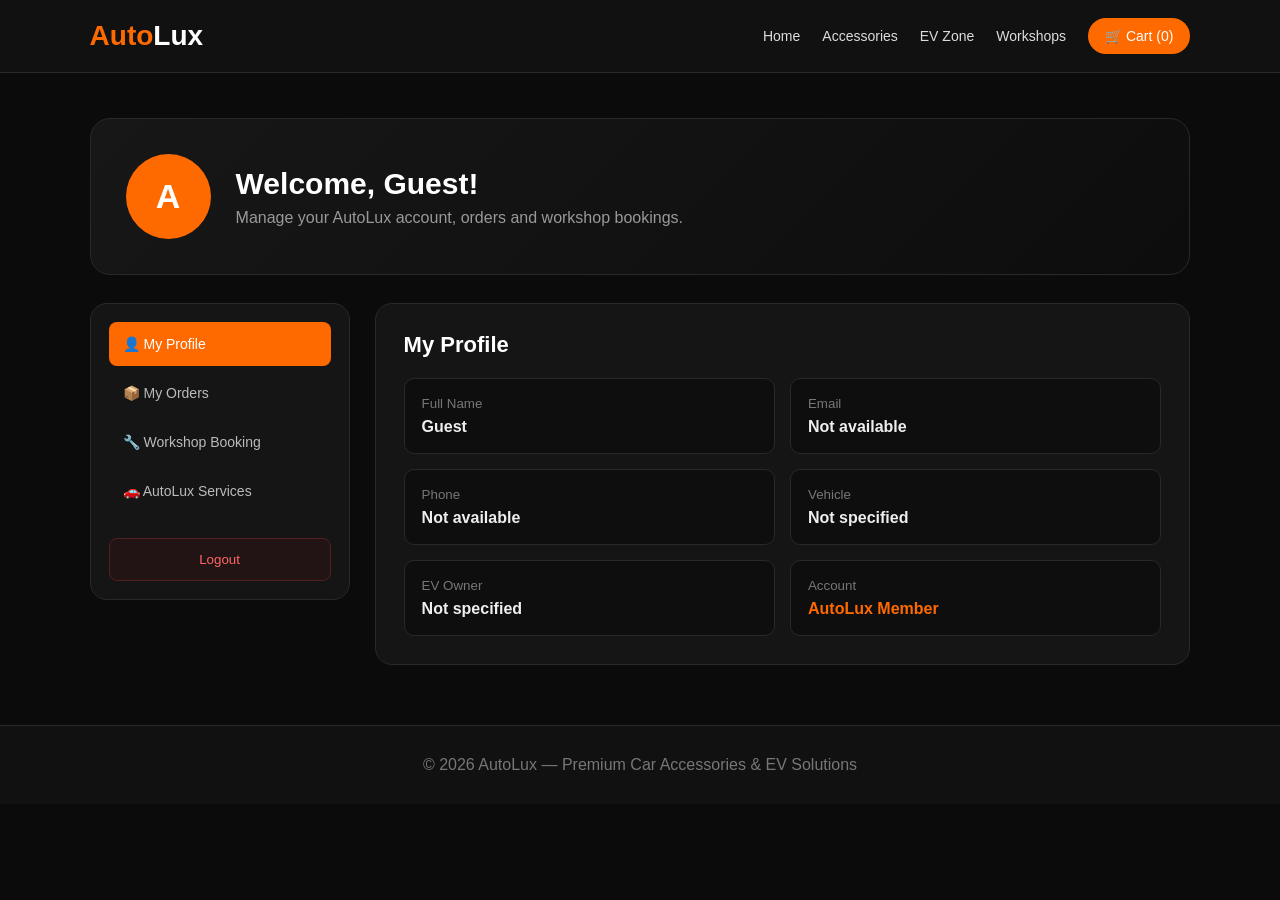
<file: account.html>
<!DOCTYPE html>
<html lang="en">
<head>
<meta charset="UTF-8">
<meta name="viewport" content="width=device-width, initial-scale=1.0">

<title>AutoLux | My Account</title>

<style>

*{
    margin:0;
    padding:0;
    box-sizing:border-box;
    font-family:Arial,Helvetica,sans-serif;
}

body{
    background:#0b0b0b;
    color:#fff;
}

/* NAVBAR */

.navbar{
    background:#111;
    border-bottom:1px solid #292929;
    padding:18px 7%;
    display:flex;
    align-items:center;
    justify-content:space-between;
    position:sticky;
    top:0;
    z-index:100;
}

.logo{
    color:#ff6a00;
    font-size:28px;
    font-weight:bold;
    text-decoration:none;
}

.logo span{
    color:white;
}

.nav-links{
    display:flex;
    align-items:center;
    gap:22px;
}

.nav-links a{
    color:#ddd;
    text-decoration:none;
    font-size:14px;
}

.nav-links a:hover{
    color:#ff6a00;
}

.cart-btn{
    background:#ff6a00;
    color:white !important;
    padding:10px 17px;
    border-radius:25px;
}

/* CONTAINER */

.container{
    width:86%;
    max-width:1200px;
    margin:45px auto;
}

/* HEADER */

.account-header{
    background:linear-gradient(
        135deg,
        #171717,
        #0d0d0d
    );
    border:1px solid #292929;
    border-radius:20px;
    padding:35px;
    display:flex;
    align-items:center;
    gap:25px;
    margin-bottom:28px;
}

.profile-circle{
    width:85px;
    height:85px;
    border-radius:50%;
    background:#ff6a00;
    display:flex;
    align-items:center;
    justify-content:center;
    font-size:34px;
    font-weight:bold;
}

.account-header h1{
    font-size:30px;
    margin-bottom:8px;
}

.account-header p{
    color:#999;
}

/* GRID */

.dashboard{
    display:grid;
    grid-template-columns:260px 1fr;
    gap:25px;
}

/* SIDEBAR */

.sidebar{
    background:#151515;
    border:1px solid #292929;
    border-radius:17px;
    padding:18px;
    height:max-content;
}

.side-btn{
    width:100%;
    background:transparent;
    color:#bbb;
    border:none;
    padding:14px;
    text-align:left;
    border-radius:8px;
    cursor:pointer;
    font-size:14px;
    margin-bottom:5px;
}

.side-btn:hover,
.side-btn.active{
    background:#ff6a00;
    color:white;
}

/* CONTENT */

.content{
    min-width:0;
}

.panel{
    background:#151515;
    border:1px solid #292929;
    border-radius:17px;
    padding:28px;
    display:none;
}

.panel.active{
    display:block;
}

.panel h2{
    font-size:22px;
    margin-bottom:20px;
}

/* DETAILS */

.details-grid{
    display:grid;
    grid-template-columns:1fr 1fr;
    gap:15px;
}

.detail-box{
    background:#0e0e0e;
    border:1px solid #292929;
    border-radius:10px;
    padding:17px;
}

.detail-box small{
    display:block;
    color:#777;
    margin-bottom:7px;
}

.detail-box strong{
    color:#eee;
}

/* ORDER */

.order-card{
    background:#0e0e0e;
    border:1px solid #292929;
    border-radius:12px;
    padding:20px;
    margin-bottom:15px;
}

.order-top{
    display:flex;
    justify-content:space-between;
    align-items:center;
    gap:10px;
    margin-bottom:15px;
}

.order-id{
    color:#ff6a00;
    font-weight:bold;
}

.status{
    color:#66d98a;
    background:#102419;
    padding:6px 10px;
    border-radius:20px;
    font-size:12px;
}

.order-info{
    color:#aaa;
    font-size:13px;
    line-height:1.8;
}

.order-items{
    border-top:1px solid #292929;
    margin-top:14px;
    padding-top:14px;
}

.order-item{
    display:flex;
    justify-content:space-between;
    padding:7px 0;
    color:#bbb;
}

.order-total{
    color:#ff6a00;
    font-size:18px;
    font-weight:bold;
    text-align:right;
    margin-top:10px;
}

/* BOOKING */

.booking-card{
    background:#0e0e0e;
    border:1px solid #292929;
    border-radius:12px;
    padding:22px;
}

.booking-id{
    color:#ff6a00;
    font-weight:bold;
    margin-bottom:12px;
}

.booking-row{
    padding:8px 0;
    color:#aaa;
    border-bottom:1px solid #222;
}

.booking-row:last-child{
    border-bottom:none;
}

.booking-row strong{
    color:#fff;
}

/* BUTTONS */

.primary-btn{
    display:inline-block;
    background:#ff6a00;
    color:white;
    text-decoration:none;
    padding:12px 20px;
    border:none;
    border-radius:8px;
    cursor:pointer;
    font-weight:bold;
}

.secondary-btn{
    display:inline-block;
    background:#292929;
    color:#fff;
    text-decoration:none;
    padding:12px 20px;
    border-radius:8px;
    margin-left:8px;
}

.primary-btn:hover{
    background:#ff7b1a;
}

/* EMPTY */

.empty{
    text-align:center;
    padding:40px 15px;
    color:#888;
}

.empty h3{
    color:#fff;
    margin-bottom:10px;
}

/* LOGOUT */

.logout{
    margin-top:20px;
    width:100%;
    padding:13px;
    background:#221414;
    border:1px solid #522020;
    color:#ff6666;
    border-radius:8px;
    cursor:pointer;
}

.logout:hover{
    background:#321818;
}

/* FOOTER */

footer{
    margin-top:60px;
    padding:30px;
    background:#111;
    border-top:1px solid #292929;
    text-align:center;
    color:#777;
}

/* RESPONSIVE */

@media(max-width:850px){

    .nav-links{
        display:none;
    }

    .dashboard{
        grid-template-columns:1fr;
    }

    .sidebar{
        display:flex;
        overflow-x:auto;
        gap:5px;
    }

    .side-btn{
        min-width:130px;
        margin:0;
    }

}

@media(max-width:600px){

    .container{
        width:92%;
    }

    .account-header{
        padding:25px;
    }

    .profile-circle{
        width:65px;
        height:65px;
        font-size:25px;
    }

    .account-header h1{
        font-size:23px;
    }

    .details-grid{
        grid-template-columns:1fr;
    }

}

</style>
</head>

<body>


<!-- NAVBAR -->

<nav class="navbar">

    <a href="index.html" class="logo">
        Auto<span>Lux</span>
    </a>

    <div class="nav-links">

        <a href="index.html">
            Home
        </a>

        <a href="accessories.html">
            Accessories
        </a>

        <a href="ev-zone.html">
            EV Zone
        </a>

        <a href="workshops.html">
            Workshops
        </a>

        <a href="cart.html" class="cart-btn">
            🛒 Cart (<span id="cartCount">0</span>)
        </a>

    </div>

</nav>


<main class="container">


<!-- ACCOUNT HEADER -->

<section class="account-header">

    <div class="profile-circle" id="profileInitial">
        A
    </div>

    <div>

        <h1>
            Welcome, <span id="userName">Customer</span>!
        </h1>

        <p>
            Manage your AutoLux account, orders and workshop bookings.
        </p>

    </div>

</section>


<!-- DASHBOARD -->

<div class="dashboard">


    <!-- SIDEBAR -->

    <aside class="sidebar">

        <button
            class="side-btn active"
            onclick="showPanel('profile',this)">
            👤 My Profile
        </button>

        <button
            class="side-btn"
            onclick="showPanel('orders',this)">
            📦 My Orders
        </button>

        <button
            class="side-btn"
            onclick="showPanel('booking',this)">
            🔧 Workshop Booking
        </button>

        <button
            class="side-btn"
            onclick="showPanel('quick',this)">
            🚗 AutoLux Services
        </button>

        <button
            class="logout"
            onclick="logout()">
            Logout
        </button>

    </aside>


    <!-- CONTENT -->

    <section class="content">


        <!-- PROFILE -->

        <div
            class="panel active"
            id="profile">

            <h2>
                My Profile
            </h2>

            <div class="details-grid">

                <div class="detail-box">

                    <small>
                        Full Name
                    </small>

                    <strong id="profileName">
                        Not available
                    </strong>

                </div>


                <div class="detail-box">

                    <small>
                        Email
                    </small>

                    <strong id="profileEmail">
                        Not available
                    </strong>

                </div>


                <div class="detail-box">

                    <small>
                        Phone
                    </small>

                    <strong id="profilePhone">
                        Not available
                    </strong>

                </div>


                <div class="detail-box">

                    <small>
                        Vehicle
                    </small>

                    <strong id="profileVehicle">
                        Not specified
                    </strong>

                </div>


                <div class="detail-box">

                    <small>
                        EV Owner
                    </small>

                    <strong id="profileEV">
                        Not specified
                    </strong>

                </div>


                <div class="detail-box">

                    <small>
                        Account
                    </small>

                    <strong style="color:#ff6a00;">
                        AutoLux Member
                    </strong>

                </div>

            </div>

        </div>


        <!-- ORDERS -->

        <div
            class="panel"
            id="orders">

            <h2>
                My Orders
            </h2>

            <div id="ordersContent"></div>

        </div>


        <!-- BOOKING -->

        <div
            class="panel"
            id="booking">

            <h2>
                Workshop Booking
            </h2>

            <div id="bookingContent"></div>

        </div>


        <!-- QUICK SERVICES -->

        <div
            class="panel"
            id="quick">

            <h2>
                AutoLux Services
            </h2>

            <div class="details-grid">

                <div class="detail-box">

                    <h3 style="margin-bottom:8px;">
                        🛍️ Car Accessories
                    </h3>

                    <p style="color:#888;margin-bottom:15px;">
                        Explore premium interior and exterior accessories.
                    </p>

                    <a
                        href="accessories.html"
                        class="primary-btn">

                        Shop Now

                    </a>

                </div>


                <div class="detail-box">

                    <h3 style="margin-bottom:8px;">
                        ⚡ EV Zone
                    </h3>

                    <p style="color:#888;margin-bottom:15px;">
                        Discover accessories specially designed for electric vehicles.
                    </p>

                    <a
                        href="ev-zone.html"
                        class="primary-btn">

                        Explore EV

                    </a>

                </div>


                <div class="detail-box">

                    <h3 style="margin-bottom:8px;">
                        🔧 Workshops
                    </h3>

                    <p style="color:#888;margin-bottom:15px;">
                        Find a suitable workshop and book professional installation.
                    </p>

                    <a
                        href="workshops.html"
                        class="primary-btn">

                        Find Workshop

                    </a>

                </div>


                <div class="detail-box">

                    <h3 style="margin-bottom:8px;">
                        🛒 Cart
                    </h3>

                    <p style="color:#888;margin-bottom:15px;">
                        View selected accessories and proceed to checkout.
                    </p>

                    <a
                        href="cart.html"
                        class="primary-btn">

                        View Cart

                    </a>

                </div>

            </div>

        </div>

    </section>

</div>

</main>


<footer>

    © 2026 AutoLux — Premium Car Accessories & EV Solutions

</footer>


<script>

/* =========================
   USER
========================= */

const user =
    JSON.parse(
        localStorage.getItem("autoluxUser")
    );


/* =========================
   LOAD USER
========================= */

function loadUser(){

    if(!user){

        document.getElementById("userName")
            .textContent = "Guest";

        document.getElementById("profileName")
            .textContent = "Guest";

        return;
    }


    const name =
        user.name || "Customer";


    document.getElementById("userName")
        .textContent = name;

    document.getElementById("profileInitial")
        .textContent =
        name.charAt(0).toUpperCase();

    document.getElementById("profileName")
        .textContent =
        user.name || "Not available";

    document.getElementById("profileEmail")
        .textContent =
        user.email || "Not available";

    document.getElementById("profilePhone")
        .textContent =
        user.phone || "Not available";

    document.getElementById("profileVehicle")
        .textContent =
        user.vehicle || "Not specified";

    document.getElementById("profileEV")
        .textContent =
        user.ev || "Not specified";

}


/* =========================
   CART COUNT
========================= */

function updateCartCount(){

    const cart =
        JSON.parse(
            localStorage.getItem("autoluxCart")
        ) || [];

    const count =
        cart.reduce(
            (sum,item)=>
            sum + Number(item.quantity || 1),
            0
        );

    document.getElementById("cartCount")
        .textContent = count;

}


/* =========================
   PANELS
========================= */

function showPanel(
    panelID,
    button
){

    document
        .querySelectorAll(".panel")
        .forEach(panel => {

            panel.classList.remove("active");

        });


    document
        .querySelectorAll(".side-btn")
        .forEach(btn => {

            btn.classList.remove("active");

        });


    document
        .getElementById(panelID)
        .classList.add("active");


    button.classList.add("active");


    if(panelID === "orders"){
        loadOrder();
    }


    if(panelID === "booking"){
        loadBooking();
    }

}


/* =========================
   ORDER
========================= */

function loadOrder(){

    const container =
        document.getElementById("ordersContent");


    const order =
        JSON.parse(
            localStorage.getItem("autoluxOrder")
        );


    if(!order){

        container.innerHTML = `

            <div class="empty">

                <h3>
                    No Orders Yet
                </h3>

                <p>
                    Your AutoLux orders will appear here.
                </p>

                <br>

                <a
                    href="accessories.html"
                    class="primary-btn">

                    Start Shopping

                </a>

            </div>

        `;

        return;
    }


    let itemsHTML = "";


    order.items.forEach(item => {

        itemsHTML += `

            <div class="order-item">

                <span>
                    ${item.name}
                    × ${item.quantity || 1}
                </span>

                <span>
                    ₹${(
                        Number(item.price) *
                        Number(item.quantity || 1)
                    ).toLocaleString("en-IN")}
                </span>

            </div>

        `;

    });


    container.innerHTML = `

        <div class="order-card">

            <div class="order-top">

                <div>

                    <div class="order-id">
                        ${order.orderID}
                    </div>

                    <small style="color:#777;">
                        ${order.date}
                    </small>

                </div>

                <span class="status">
                    ${order.status}
                </span>

            </div>


            <div class="order-info">

                <div>
                    <strong>Delivery:</strong>
                    ${order.customer.address},
                    ${order.customer.city},
                    ${order.customer.state}
                    - ${order.customer.pincode}
                </div>

                <div>
                    <strong>Payment:</strong>
                    ${order.payment}
                </div>

            </div>


            <div class="order-items">

                ${itemsHTML}

            </div>


            <div class="order-total">

                Total:
                ₹${Number(order.total)
                    .toLocaleString("en-IN")}

            </div>

        </div>

    `;

}


/* =========================
   BOOKING
========================= */

function loadBooking(){

    const container =
        document.getElementById("bookingContent");


    const booking =
        JSON.parse(
            localStorage.getItem("autoluxBooking")
        );


    if(!booking){

        container.innerHTML = `

            <div class="empty">

                <h3>
                    No Workshop Booking
                </h3>

                <p>
                    Book professional accessory installation or EV services.
                </p>

                <br>

                <a
                    href="booking.html"
                    class="primary-btn">

                    Book a Workshop

                </a>

            </div>

        `;

        return;
    }


    container.innerHTML = `

        <div class="booking-card">

            <div class="booking-id">

                Booking ID:
                ${booking.bookingID}

            </div>


            <div class="booking-row">

                <strong>Workshop:</strong>
                ${booking.workshop}

            </div>


            <div class="booking-row">

                <strong>Customer:</strong>
                ${booking.name}

            </div>


            <div class="booking-row">

                <strong>Phone:</strong>
                ${booking.phone}

            </div>


            <div class="booking-row">

                <strong>Vehicle:</strong>
                ${booking.car}

            </div>


            <div class="booking-row">

                <strong>Service:</strong>
                ${booking.service}

            </div>


            <div class="booking-row">

                <strong>Date:</strong>
                ${booking.date}

            </div>


            <div class="booking-row">

                <strong>Time:</strong>
                ${booking.time}

            </div>


            ${
                booking.note
                ?
                `<div class="booking-row">
                    <strong>Note:</strong>
                    ${booking.note}
                </div>`
                :
                ""
            }


            <div style="margin-top:20px;">

                <a
                    href="booking.html"
                    class="primary-btn">

                    Manage Booking

                </a>

                <a
                    href="workshops.html"
                    class="secondary-btn">

                    View Workshops

                </a>

            </div>

        </div>

    `;

}


/* =========================
   LOGOUT
========================= */

function logout(){

    const confirmLogout =
        confirm(
            "Are you sure you want to logout?"
        );


    if(!confirmLogout) return;


    localStorage.removeItem(
        "autoluxLoggedIn"
    );


    window.location.href =
        "index.html";

}


/* =========================
   START
========================= */

loadUser();

updateCartCount();

</script>

</body>
</html>
</file>
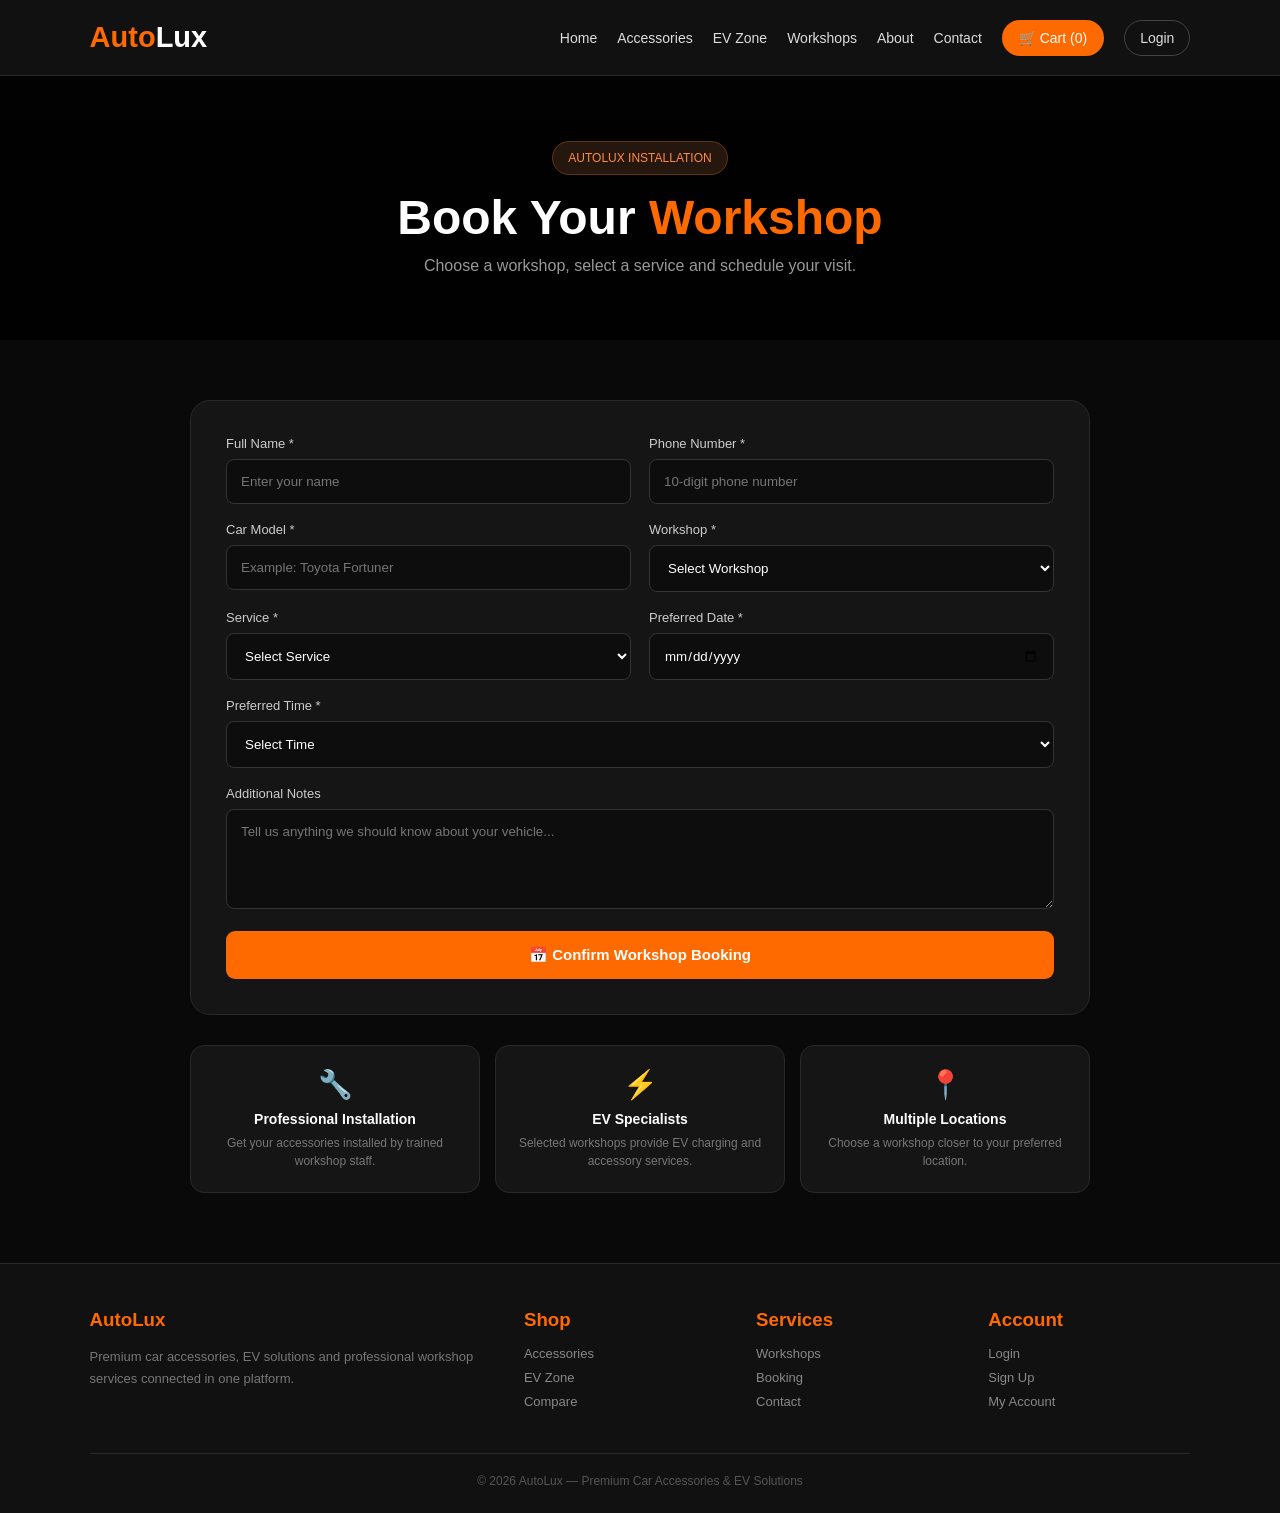
<file: booking.html>
<!DOCTYPE html>
<html lang="en">

<head>

<meta charset="UTF-8">
<meta name="viewport" content="width=device-width, initial-scale=1.0">

<title>AutoLux | Workshop Booking</title>

<style>

*{
    margin:0;
    padding:0;
    box-sizing:border-box;
    font-family:Arial,Helvetica,sans-serif;
}

body{
    background:#090909;
    color:#fff;
}

/* ================= NAVBAR ================= */

.navbar{
    height:76px;
    padding:0 7%;
    background:#111;
    border-bottom:1px solid #292929;

    display:flex;
    align-items:center;
    justify-content:space-between;

    position:sticky;
    top:0;
    z-index:1000;
}

.logo{
    color:#ff6a00;
    text-decoration:none;
    font-size:29px;
    font-weight:bold;
}

.logo span{
    color:#fff;
}

.nav-links{
    display:flex;
    align-items:center;
    gap:20px;
}

.nav-links a{
    color:#ddd;
    text-decoration:none;
    font-size:14px;
}

.nav-links a:hover{
    color:#ff6a00;
}

.cart-btn{
    background:#ff6a00;
    color:#fff !important;
    padding:10px 17px;
    border-radius:25px;
}

.account-btn{
    border:1px solid #444;
    padding:9px 15px;
    border-radius:25px;
}


/* ================= HERO ================= */

.hero{
    padding:65px 7%;

    text-align:center;

    background:
    linear-gradient(
        rgba(0,0,0,.82),
        rgba(0,0,0,.94)
    ),
    url("https://images.unsplash.com/photo-1487754180451-c456f719a1fc?auto=format&fit=crop&w=1800&q=85")
    center/cover;
}

.badge{
    display:inline-block;

    padding:9px 15px;

    border-radius:25px;

    color:#ff8b42;

    background:#26170e;

    border:1px solid #63350f;

    font-size:12px;

    margin-bottom:15px;
}

.hero h1{
    font-size:48px;
    margin-bottom:12px;
}

.hero h1 span{
    color:#ff6a00;
}

.hero p{
    color:#999;
}


/* ================= SECTION ================= */

.section{
    width:86%;
    max-width:900px;
    margin:60px auto;
}


/* ================= BOOKING CARD ================= */

.booking-card{
    background:#151515;

    border:1px solid #292929;

    border-radius:20px;

    padding:35px;
}


/* ================= SELECTED WORKSHOP ================= */

.selected{
    display:none;

    margin-bottom:25px;

    padding:20px;

    background:#17120e;

    border:1px solid #593014;

    border-radius:12px;
}

.selected-title{
    color:#ff6a00;

    font-size:12px;

    font-weight:bold;

    margin-bottom:7px;
}

.selected-name{
    font-size:20px;

    font-weight:bold;
}

.selected-location{
    color:#888;

    font-size:13px;

    margin-top:5px;
}


/* ================= FORM ================= */

.form-row{
    display:grid;

    grid-template-columns:1fr 1fr;

    gap:18px;
}

.field{
    margin-bottom:18px;
}

.field label{
    display:block;

    color:#ccc;

    font-size:13px;

    margin-bottom:8px;
}

.field input,
.field select,
.field textarea{

    width:100%;

    padding:14px;

    background:#0d0d0d;

    color:#fff;

    border:1px solid #333;

    border-radius:8px;

    outline:none;

}

.field input:focus,
.field select:focus,
.field textarea:focus{

    border-color:#ff6a00;

}

.field textarea{

    min-height:100px;

    resize:vertical;

}


/* ================= BUTTON ================= */

.submit-btn{

    width:100%;

    padding:15px;

    border:none;

    border-radius:9px;

    background:#ff6a00;

    color:#fff;

    font-weight:bold;

    font-size:15px;

    cursor:pointer;

}

.submit-btn:hover{

    background:#ff7b1c;

}


/* ================= ERROR ================= */

.error{

    display:none;

    padding:13px;

    margin-bottom:18px;

    background:#291010;

    border:1px solid #642727;

    border-radius:8px;

    color:#ff9999;

    font-size:13px;

}


/* ================= SUCCESS ================= */

.success{

    display:none;

    text-align:center;

    padding:35px;

    background:#101b13;

    border:1px solid #275a35;

    border-radius:15px;

}

.success-icon{

    font-size:55px;

    margin-bottom:15px;

}

.success h2{

    margin-bottom:10px;

}

.success h2 span{

    color:#ff6a00;

}

.success p{

    color:#999;

    line-height:1.7;

    margin-bottom:20px;

}

.booking-id{

    display:inline-block;

    background:#191919;

    border:1px solid #333;

    padding:12px 18px;

    border-radius:8px;

    color:#ff6a00;

    font-weight:bold;

    margin-bottom:25px;

}

.success-buttons{

    display:flex;

    justify-content:center;

    gap:10px;

}

.success-buttons a{

    text-decoration:none;

    padding:12px 18px;

    border-radius:8px;

    font-weight:bold;

    font-size:13px;

}

.home-btn{

    background:#ff6a00;

    color:#fff;

}

.account-btn2{

    background:#292929;

    color:#fff;

}


/* ================= EXISTING BOOKING ================= */

.existing{

    margin-top:25px;

    padding:22px;

    background:#151515;

    border:1px solid #292929;

    border-radius:15px;

}

.existing h3{

    color:#ff6a00;

    margin-bottom:12px;

}

.existing p{

    color:#888;

    font-size:13px;

    line-height:1.7;

}

.cancel-btn{

    margin-top:15px;

    padding:10px 15px;

    border:none;

    border-radius:7px;

    background:#292929;

    color:#fff;

    cursor:pointer;

}

.cancel-btn:hover{

    background:#3a3a3a;

}


/* ================= INFO ================= */

.info-grid{

    display:grid;

    grid-template-columns:
    repeat(3,1fr);

    gap:15px;

    margin-top:30px;

}

.info{

    text-align:center;

    padding:22px;

    background:#151515;

    border:1px solid #292929;

    border-radius:14px;

}

.info-icon{

    font-size:28px;

    margin-bottom:10px;

}

.info h3{

    font-size:14px;

    margin-bottom:7px;

}

.info p{

    color:#777;

    font-size:12px;

    line-height:1.5;

}


/* ================= FOOTER ================= */

footer{

    margin-top:70px;

    padding:45px 7% 25px;

    background:#111;

    border-top:1px solid #292929;

}

.footer-grid{

    max-width:1200px;

    margin:auto;

    display:grid;

    grid-template-columns:
    2fr 1fr 1fr 1fr;

    gap:30px;

}

.footer-column h3{

    color:#ff6a00;

    margin-bottom:15px;

}

.footer-column p{

    color:#777;

    font-size:13px;

    line-height:1.7;

}

.footer-column a{

    display:block;

    color:#888;

    text-decoration:none;

    font-size:13px;

    margin:9px 0;

}

.footer-column a:hover{

    color:#ff6a00;

}

.copyright{

    text-align:center;

    color:#555;

    font-size:12px;

    border-top:1px solid #292929;

    margin-top:35px;

    padding-top:20px;

}


/* ================= MOBILE ================= */

@media(max-width:800px){

    .nav-links{
        display:none;
    }

    .form-row{
        grid-template-columns:1fr;
    }

    .info-grid{
        grid-template-columns:1fr;
    }

    .footer-grid{
        grid-template-columns:1fr;
    }

}

@media(max-width:500px){

    .hero h1{
        font-size:36px;
    }

    .section{
        width:92%;
    }

    .booking-card{
        padding:22px;
    }

    .success-buttons{
        flex-direction:column;
    }

}

</style>

</head>


<body>


<!-- ================= NAVBAR ================= -->

<nav class="navbar">

    <a href="index.html" class="logo">
        Auto<span>Lux</span>
    </a>


    <div class="nav-links">

        <a href="index.html">
            Home
        </a>

        <a href="accessories.html">
            Accessories
        </a>

        <a href="ev-zone.html">
            EV Zone
        </a>

        <a href="workshops.html">
            Workshops
        </a>

        <a href="about.html">
            About
        </a>

        <a href="contact.html">
            Contact
        </a>

        <a href="cart.html" class="cart-btn">

            🛒 Cart
            (<span id="cartCount">0</span>)

        </a>

        <a
            href="login.html"
            class="account-btn"
            id="accountLink">

            Login

        </a>

    </div>

</nav>


<!-- ================= HERO ================= -->

<section class="hero">

    <div class="badge">
        AUTOLUX INSTALLATION
    </div>

    <h1>
        Book Your <span>Workshop</span>
    </h1>

    <p>
        Choose a workshop, select a service and schedule your visit.
    </p>

</section>


<!-- ================= BOOKING ================= -->

<section class="section">


    <div class="booking-card">


        <!-- SELECTED WORKSHOP -->

        <div
            class="selected"
            id="selectedWorkshop">

            <div class="selected-title">
                SELECTED WORKSHOP
            </div>

            <div
                class="selected-name"
                id="selectedName">

            </div>

            <div
                class="selected-location"
                id="selectedLocation">

            </div>

        </div>


        <!-- FORM -->

        <form id="bookingForm">


            <div class="form-row">


                <div class="field">

                    <label>
                        Full Name *
                    </label>

                    <input
                        type="text"
                        id="name"
                        placeholder="Enter your name"
                        required>

                </div>


                <div class="field">

                    <label>
                        Phone Number *
                    </label>

                    <input
                        type="tel"
                        id="phone"
                        placeholder="10-digit phone number"
                        maxlength="10"
                        required>

                </div>


            </div>


            <div class="form-row">


                <div class="field">

                    <label>
                        Car Model *
                    </label>

                    <input
                        type="text"
                        id="car"
                        placeholder="Example: Toyota Fortuner"
                        required>

                </div>


                <div class="field">

                    <label>
                        Workshop *
                    </label>

                    <select
                        id="workshop"
                        required>

                        <option value="">
                            Select Workshop
                        </option>

                        <option>
                            AutoLux Care Tirur
                        </option>

                        <option>
                            AutoLux EV Hub
                        </option>

                        <option>
                            AutoLux Detail Studio
                        </option>

                        <option>
                            AutoLux Garage Kottakkal
                        </option>

                        <option>
                            AutoLux Electric Centre
                        </option>

                        <option>
                            AutoLux Shine Garage
                        </option>

                    </select>

                </div>


            </div>


            <div class="form-row">


                <div class="field">

                    <label>
                        Service *
                    </label>

                    <select
                        id="service"
                        required>

                        <option value="">
                            Select Service
                        </option>

                        <option>
                            Seat Cover Installation
                        </option>

                        <option>
                            Floor Mat Installation
                        </option>

                        <option>
                            LED Light Installation
                        </option>

                        <option>
                            Dashcam Installation
                        </option>

                        <option>
                            Android Infotainment Installation
                        </option>

                        <option>
                            Parking Camera Installation
                        </option>

                        <option>
                            Car Detailing
                        </option>

                        <option>
                            Ceramic Coating
                        </option>

                        <option>
                            EV Charger Installation
                        </option>

                        <option>
                            EV Cable / Charging Service
                        </option>

                        <option>
                            EV Inspection
                        </option>

                    </select>

                </div>


                <div class="field">

                    <label>
                        Preferred Date *
                    </label>

                    <input
                        type="date"
                        id="date"
                        required>

                </div>


            </div>


            <div class="field">

                <label>
                    Preferred Time *
                </label>

                <select
                    id="time"
                    required>

                    <option value="">
                        Select Time
                    </option>

                    <option>
                        09:00 AM
                    </option>

                    <option>
                        10:00 AM
                    </option>

                    <option>
                        11:00 AM
                    </option>

                    <option>
                        12:00 PM
                    </option>

                    <option>
                        02:00 PM
                    </option>

                    <option>
                        03:00 PM
                    </option>

                    <option>
                        04:00 PM
                    </option>

                    <option>
                        05:00 PM
                    </option>

                    <option>
                        06:00 PM
                    </option>

                </select>

            </div>


            <div class="field">

                <label>
                    Additional Notes
                </label>

                <textarea
                    id="note"
                    placeholder="Tell us anything we should know about your vehicle..."></textarea>

            </div>


            <div
                class="error"
                id="errorMessage">

            </div>


            <button
                type="submit"
                class="submit-btn">

                📅 Confirm Workshop Booking

            </button>


        </form>


        <!-- ================= SUCCESS ================= -->

        <div
            class="success"
            id="successMessage">

            <div class="success-icon">
                ✓
            </div>

            <h2>
                Booking <span>Confirmed!</span>
            </h2>

            <p>

                Your AutoLux workshop appointment
                has been successfully booked.

                <br>

                Please arrive a few minutes before
                your selected appointment time.

            </p>


            <div
                class="booking-id"
                id="bookingID">

            </div>


            <div class="success-buttons">

                <a
                    href="index.html"
                    class="home-btn">

                    Back to Home

                </a>

                <a
                    href="account.html"
                    class="account-btn2">

                    My Account

                </a>

            </div>

        </div>


    </div>


    <!-- ================= INFO ================= -->

    <div class="info-grid">


        <div class="info">

            <div class="info-icon">
                🔧
            </div>

            <h3>
                Professional Installation
            </h3>

            <p>
                Get your accessories installed
                by trained workshop staff.
            </p>

        </div>


        <div class="info">

            <div class="info-icon">
                ⚡
            </div>

            <h3>
                EV Specialists
            </h3>

            <p>
                Selected workshops provide
                EV charging and accessory services.
            </p>

        </div>


        <div class="info">

            <div class="info-icon">
                📍
            </div>

            <h3>
                Multiple Locations
            </h3>

            <p>
                Choose a workshop closer to
                your preferred location.
            </p>

        </div>


    </div>

</section>


<!-- ================= EXISTING BOOKING ================= -->

<section
    class="section"
    id="existingSection"
    style="display:none;">

    <div class="existing">

        <h3>
            📅 Your Current Booking
        </h3>

        <p id="existingDetails"></p>

        <button
            class="cancel-btn"
            onclick="cancelBooking()">

            Cancel Booking

        </button>

    </div>

</section>


<!-- ================= FOOTER ================= -->

<footer>

    <div class="footer-grid">


        <div class="footer-column">

            <h3>
                AutoLux
            </h3>

            <p>
                Premium car accessories,
                EV solutions and professional
                workshop services connected
                in one platform.
            </p>

        </div>


        <div class="footer-column">

            <h3>
                Shop
            </h3>

            <a href="accessories.html">
                Accessories
            </a>

            <a href="ev-zone.html">
                EV Zone
            </a>

            <a href="compare.html">
                Compare
            </a>

        </div>


        <div class="footer-column">

            <h3>
                Services
            </h3>

            <a href="workshops.html">
                Workshops
            </a>

            <a href="booking.html">
                Booking
            </a>

            <a href="contact.html">
                Contact
            </a>

        </div>


        <div class="footer-column">

            <h3>
                Account
            </h3>

            <a href="login.html">
                Login
            </a>

            <a href="signup.html">
                Sign Up
            </a>

            <a href="account.html">
                My Account
            </a>

        </div>


    </div>


    <div class="copyright">

        © 2026 AutoLux — Premium Car Accessories & EV Solutions

    </div>

</footer>


<script>

/* =========================================
   WORKSHOP INFORMATION
========================================= */

const workshopData = {

    "AutoLux Care Tirur":{
        location:"Tirur, Malappuram"
    },

    "AutoLux EV Hub":{
        location:"Malappuram"
    },

    "AutoLux Detail Studio":{
        location:"Kozhikode"
    },

    "AutoLux Garage Kottakkal":{
        location:"Kottakkal, Malappuram"
    },

    "AutoLux Electric Centre":{
        location:"Kochi"
    },

    "AutoLux Shine Garage":{
        location:"Perinthalmanna"
    }

};


/* =========================================
   URL WORKSHOP SELECTION
========================================= */

function loadWorkshopFromURL(){

    const params =
        new URLSearchParams(
            window.location.search
        );

    const workshop =
        params.get("workshop");


    if(!workshop){
        return;
    }


    const decoded =
        decodeURIComponent(workshop);


    const select =
        document.getElementById(
            "workshop"
        );


    let found = false;


    for(
        let option of select.options
    ){

        if(
            option.text.trim()
            .toLowerCase()
            ===
            decoded.trim()
            .toLowerCase()
        ){

            select.value =
                option.text;

            found = true;

            break;

        }

    }


    if(found){

        showSelectedWorkshop(
            select.value
        );

    }

}


/* =========================================
   SHOW SELECTED WORKSHOP
========================================= */

function showSelectedWorkshop(name){

    const selected =
        document.getElementById(
            "selectedWorkshop"
        );

    const selectedName =
        document.getElementById(
            "selectedName"
        );

    const selectedLocation =
        document.getElementById(
            "selectedLocation"
        );


    if(
        workshopData[name]
    ){

        selected.style.display =
            "block";

        selectedName.textContent =
            name;

        selectedLocation.textContent =
            "📍 " +
            workshopData[name].location;

    }

}


/* =========================================
   WORKSHOP CHANGE
========================================= */

document
.getElementById("workshop")
.addEventListener(
    "change",
    function(){

        if(this.value){

            showSelectedWorkshop(
                this.value
            );

        }

    }
);


/* =========================================
   DATE
========================================= */

const dateInput =
    document.getElementById("date");


const today =
    new Date();


const year =
    today.getFullYear();


const month =
    String(
        today.getMonth()+1
    ).padStart(2,"0");


const day =
    String(
        today.getDate()
    ).padStart(2,"0");


dateInput.min =
    `${year}-${month}-${day}`;


/* =========================================
   BOOKING FORM
========================================= */

document
.getElementById("bookingForm")
.addEventListener(
    "submit",
    function(event){

        event.preventDefault();


        const name =
            document
            .getElementById("name")
            .value.trim();


        const phone =
            document
            .getElementById("phone")
            .value.trim();


        const car =
            document
            .getElementById("car")
            .value.trim();


        const workshop =
            document
            .getElementById("workshop")
            .value;


        const service =
            document
            .getElementById("service")
            .value;


        const date =
            document
            .getElementById("date")
            .value;


        const time =
            document
            .getElementById("time")
            .value;


        const note =
            document
            .getElementById("note")
            .value.trim();


        const error =
            document
            .getElementById(
                "errorMessage"
            );


        /* PHONE */

        if(
            !/^[0-9]{10}$/.test(phone)
        ){

            error.style.display =
                "block";

            error.textContent =
                "Please enter a valid 10-digit phone number.";

            return;

        }


        /* DATE */

        if(
            date < dateInput.min
        ){

            error.style.display =
                "block";

            error.textContent =
                "Please select today or a future date.";

            return;

        }


        error.style.display =
            "none";


        /* BOOKING ID */

        const bookingID =
            "ALX-W" +
            Math.floor(
                100000 +
                Math.random() * 900000
            );


        /* BOOKING OBJECT */

        const booking = {

            bookingID:bookingID,

            workshop:workshop,

            name:name,

            phone:phone,

            car:car,

            service:service,

            date:date,

            time:time,

            note:note,

            createdAt:
                new Date()
                .toLocaleString()

        };


        /* SAVE */

        localStorage.setItem(

            "autoluxBooking",

            JSON.stringify(
                booking
            )

        );


        /* SUCCESS */

        document
        .getElementById(
            "bookingForm"
        )
        .style.display =
            "none";


        document
        .getElementById(
            "selectedWorkshop"
        )
        .style.display =
            "none";


        document
        .getElementById(
            "successMessage"
        )
        .style.display =
            "block";


        document
        .getElementById(
            "bookingID"
        )
        .textContent =
            "Booking ID: " +
            bookingID;


        loadExistingBooking();

    }
);


/* =========================================
   EXISTING BOOKING
========================================= */

function loadExistingBooking(){

    const booking =
        JSON.parse(
            localStorage.getItem(
                "autoluxBooking"
            )
        );


    if(!booking){
        return;
    }


    const section =
        document.getElementById(
            "existingSection"
        );


    const details =
        document.getElementById(
            "existingDetails"
        );


    section.style.display =
        "block";


    details.innerHTML =

        `<strong>${booking.bookingID}</strong>
        <br>
        Workshop: ${booking.workshop}
        <br>
        Service: ${booking.service}
        <br>
        Date: ${booking.date}
        <br>
        Time: ${booking.time}
        <br>
        Car: ${booking.car}`;

}


/* =========================================
   CANCEL BOOKING
========================================= */

function cancelBooking(){

    const confirmCancel =
        confirm(
            "Are you sure you want to cancel your booking?"
        );


    if(!confirmCancel){
        return;
    }


    localStorage.removeItem(
        "autoluxBooking"
    );


    document
    .getElementById(
        "existingSection"
    )
    .style.display =
        "none";


    alert(
        "Your AutoLux workshop booking has been cancelled."
    );

}


/* =========================================
   CART COUNT
========================================= */

function updateCartCount(){

    const cart =
        JSON.parse(
            localStorage.getItem(
                "autoluxCart"
            )
        ) || [];


    const count =
        cart.reduce(

            (sum,item) =>
            sum +
            Number(
                item.quantity || 1
            ),

            0

        );


    document
    .getElementById(
        "cartCount"
    )
    .textContent =
        count;

}


/* =========================================
   ACCOUNT
========================================= */

function checkAccount(){

    const user =
        JSON.parse(
            localStorage.getItem(
                "autoluxUser"
            )
        );


    const loggedIn =
        localStorage.getItem(
            "autoluxLoggedIn"
        );


    const account =
        document.getElementById(
            "accountLink"
        );


    if(
        user &&
        loggedIn === "true"
    ){

        account.href =
            "account.html";

        account.textContent =
            "👤 My Account";

    }

}


/* =========================================
   START
========================================= */

loadWorkshopFromURL();

loadExistingBooking();

updateCartCount();

checkAccount();

</script>

</body>

</html>
</file>
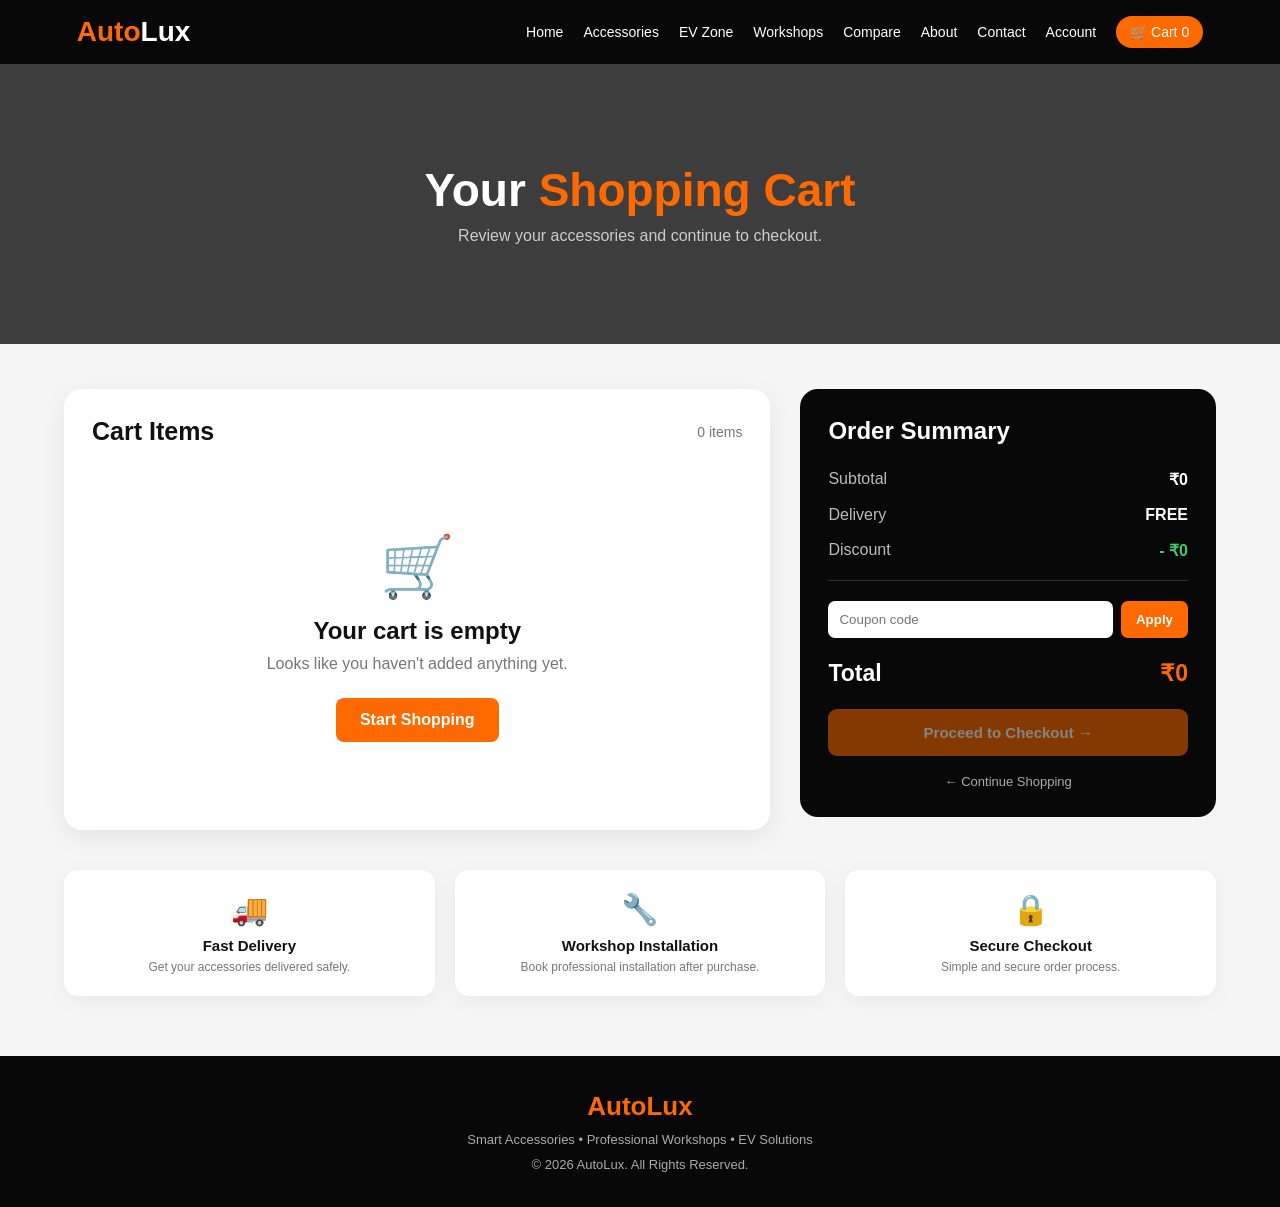
<file: cart.html>
<!DOCTYPE html>
<html lang="en">
<head>
<meta charset="UTF-8">
<meta name="viewport" content="width=device-width, initial-scale=1.0">

<title>AutoLux | Shopping Cart</title>

<style>
*{
    margin:0;
    padding:0;
    box-sizing:border-box;
    font-family:Arial,Helvetica,sans-serif;
}

body{
    background:#f5f5f5;
    color:#111;
}

/* NAVBAR */
header{
    background:#080808;
    color:white;
    padding:16px 6%;
    display:flex;
    justify-content:space-between;
    align-items:center;
    position:sticky;
    top:0;
    z-index:1000;
}

.logo{
    color:#ff6a00;
    text-decoration:none;
    font-size:28px;
    font-weight:bold;
}

.logo span{
    color:white;
}

nav{
    display:flex;
    gap:20px;
    align-items:center;
    flex-wrap:wrap;
}

nav a{
    color:white;
    text-decoration:none;
    font-size:14px;
}

nav a:hover{
    color:#ff6a00;
}

.cart-link{
    background:#ff6a00;
    padding:8px 14px;
    border-radius:20px;
}

/* HERO */
.hero{
    background:
    linear-gradient(rgba(0,0,0,.75),rgba(0,0,0,.75)),
    url("https://images.unsplash.com/photo-1486006920555-c77dcf18193c?auto=format&fit=crop&w=1600&q=80");
    background-size:cover;
    background-position:center;
    min-height:280px;
    display:flex;
    align-items:center;
    justify-content:center;
    text-align:center;
    color:white;
}

.hero h1{
    font-size:46px;
    margin-bottom:10px;
}

.hero h1 span{
    color:#ff6a00;
}

.hero p{
    color:#ccc;
}

/* CONTAINER */
.container{
    width:90%;
    max-width:1200px;
    margin:45px auto;
}

/* CART LAYOUT */
.cart-layout{
    display:grid;
    grid-template-columns:1.7fr 1fr;
    gap:30px;
}

/* CART CARD */
.cart-card{
    background:white;
    padding:28px;
    border-radius:18px;
    box-shadow:0 7px 25px rgba(0,0,0,.07);
}

.cart-header{
    display:flex;
    justify-content:space-between;
    align-items:center;
    margin-bottom:25px;
}

.cart-header h2{
    font-size:25px;
}

.item-count{
    color:#777;
    font-size:14px;
}

/* PRODUCT ITEM */
.cart-item{
    display:grid;
    grid-template-columns:100px 1fr auto;
    gap:18px;
    align-items:center;
    padding:18px 0;
    border-bottom:1px solid #eee;
}

.cart-item:last-child{
    border-bottom:none;
}

.cart-img{
    width:100px;
    height:90px;
    border-radius:10px;
    overflow:hidden;
}

.cart-img img{
    width:100%;
    height:100%;
    object-fit:cover;
}

.item-info h3{
    font-size:17px;
    margin-bottom:7px;
}

.item-info p{
    color:#ff6a00;
    font-size:14px;
    font-weight:bold;
}

.quantity{
    display:flex;
    align-items:center;
    gap:10px;
    margin-top:12px;
}

.quantity button{
    width:29px;
    height:29px;
    border:1px solid #ddd;
    background:white;
    border-radius:6px;
    cursor:pointer;
    font-weight:bold;
}

.quantity button:hover{
    background:#ff6a00;
    color:white;
    border-color:#ff6a00;
}

.quantity span{
    min-width:20px;
    text-align:center;
    font-weight:bold;
}

.item-total{
    text-align:right;
}

.item-total strong{
    display:block;
    font-size:17px;
    margin-bottom:12px;
}

.remove{
    border:none;
    background:none;
    color:#d33;
    cursor:pointer;
    font-size:12px;
}

.remove:hover{
    text-decoration:underline;
}

/* EMPTY */
.empty{
    text-align:center;
    padding:60px 20px;
    display:none;
}

.empty-icon{
    font-size:60px;
    margin-bottom:15px;
}

.empty h2{
    margin-bottom:10px;
}

.empty p{
    color:#777;
    margin-bottom:25px;
}

.shop-btn{
    display:inline-block;
    background:#ff6a00;
    color:white;
    text-decoration:none;
    padding:13px 24px;
    border-radius:8px;
    font-weight:bold;
}

/* SUMMARY */
.summary{
    background:#080808;
    color:white;
    padding:28px;
    border-radius:18px;
    height:max-content;
    position:sticky;
    top:100px;
}

.summary h2{
    margin-bottom:25px;
}

.summary-row{
    display:flex;
    justify-content:space-between;
    margin:17px 0;
    color:#bbb;
}

.summary-row strong{
    color:white;
}

.summary-row.discount strong{
    color:#41c96b;
}

.divider{
    border:none;
    border-top:1px solid #333;
    margin:20px 0;
}

.total{
    display:flex;
    justify-content:space-between;
    font-size:23px;
    font-weight:bold;
    margin:22px 0;
}

.total span:last-child{
    color:#ff6a00;
}

.checkout-btn{
    display:block;
    width:100%;
    text-align:center;
    background:#ff6a00;
    color:white;
    text-decoration:none;
    padding:15px;
    border-radius:9px;
    font-weight:bold;
    border:none;
    cursor:pointer;
    font-size:15px;
}

.checkout-btn:hover{
    background:#e85d00;
}

.continue{
    display:block;
    text-align:center;
    margin-top:18px;
    color:#aaa;
    text-decoration:none;
    font-size:13px;
}

.continue:hover{
    color:#ff6a00;
}

/* COUPON */
.coupon{
    display:flex;
    gap:8px;
    margin:20px 0;
}

.coupon input{
    flex:1;
    padding:11px;
    border:none;
    border-radius:7px;
    outline:none;
}

.coupon button{
    background:#ff6a00;
    color:white;
    border:none;
    padding:0 15px;
    border-radius:7px;
    cursor:pointer;
    font-weight:bold;
}

/* BENEFITS */
.benefits{
    display:grid;
    grid-template-columns:repeat(3,1fr);
    gap:20px;
    margin-top:40px;
}

.benefit{
    background:white;
    border-radius:14px;
    padding:22px;
    text-align:center;
    box-shadow:0 5px 20px rgba(0,0,0,.05);
}

.benefit-icon{
    font-size:30px;
    margin-bottom:10px;
}

.benefit h3{
    font-size:15px;
    margin-bottom:6px;
}

.benefit p{
    color:#777;
    font-size:12px;
}

/* TOAST */
.toast{
    position:fixed;
    right:25px;
    bottom:25px;
    background:#080808;
    color:white;
    padding:15px 20px;
    border-radius:9px;
    opacity:0;
    transform:translateY(100px);
    transition:.3s;
    z-index:3000;
}

.toast.show{
    opacity:1;
    transform:translateY(0);
}

.toast span{
    color:#ff6a00;
    font-weight:bold;
}

/* FOOTER */
footer{
    margin-top:60px;
    background:#080808;
    color:white;
    text-align:center;
    padding:35px 20px;
}

.footer-logo{
    color:#ff6a00;
    font-size:26px;
    font-weight:bold;
    margin-bottom:10px;
}

footer p{
    color:#aaa;
    font-size:13px;
}

/* RESPONSIVE */
@media(max-width:850px){

    .cart-layout{
        grid-template-columns:1fr;
    }

    .summary{
        position:static;
    }

    .benefits{
        grid-template-columns:1fr;
    }

}

@media(max-width:600px){

    header{
        flex-direction:column;
        gap:15px;
    }

    .hero h1{
        font-size:35px;
    }

    .cart-item{
        grid-template-columns:75px 1fr;
    }

    .cart-img{
        width:75px;
        height:75px;
    }

    .item-total{
        grid-column:2;
        text-align:left;
    }
}
</style>
</head>

<body>

<!-- NAVBAR -->

<header>

<a href="index.html" class="logo">
    Auto<span>Lux</span>
</a>

<nav>

<a href="index.html">Home</a>

<a href="accessories.html">
    Accessories
</a>

<a href="ev-zone.html">
    EV Zone
</a>

<a href="workshops.html">
    Workshops
</a>

<a href="compare.html">
    Compare
</a>

<a href="about.html">
    About
</a>

<a href="contact.html">
    Contact
</a>

<a href="login.html">
    Account
</a>

<a href="cart.html" class="cart-link">
    🛒 Cart <span id="navCount">0</span>
</a>

</nav>

</header>


<!-- HERO -->

<section class="hero">

<div>

<h1>
    Your <span>Shopping Cart</span>
</h1>

<p>
    Review your accessories and continue to checkout.
</p>

</div>

</section>


<div class="container">

<div class="cart-layout">


<!-- CART ITEMS -->

<div class="cart-card">

<div class="cart-header">

<h2>
    Cart Items
</h2>

<div class="item-count" id="itemCount">
    0 items
</div>

</div>


<!-- ITEMS WILL APPEAR HERE -->

<div id="cartItems"></div>


<!-- EMPTY CART -->

<div class="empty" id="emptyCart">

<div class="empty-icon">
    🛒
</div>

<h2>
    Your cart is empty
</h2>

<p>
    Looks like you haven't added anything yet.
</p>

<a href="accessories.html" class="shop-btn">
    Start Shopping
</a>

</div>

</div>


<!-- SUMMARY -->

<div class="summary">

<h2>
    Order Summary
</h2>


<div class="summary-row">

<span>
    Subtotal
</span>

<strong id="subtotal">
    ₹0
</strong>

</div>


<div class="summary-row">

<span>
    Delivery
</span>

<strong id="delivery">
    ₹0
</strong>

</div>


<div class="summary-row discount">

<span>
    Discount
</span>

<strong id="discount">
    - ₹0
</strong>

</div>


<hr class="divider">


<div class="coupon">

<input
    type="text"
    id="couponInput"
    placeholder="Coupon code"
>

<button onclick="applyCoupon()">
    Apply
</button>

</div>


<div class="total">

<span>
    Total
</span>

<span id="total">
    ₹0
</span>

</div>


<a
    href="checkout.html"
    class="checkout-btn"
    id="checkoutBtn"
>
    Proceed to Checkout →
</a>


<a
    href="accessories.html"
    class="continue"
>
    ← Continue Shopping
</a>

</div>

</div>


<!-- BENEFITS -->

<div class="benefits">

<div class="benefit">

<div class="benefit-icon">
    🚚
</div>

<h3>
    Fast Delivery
</h3>

<p>
    Get your accessories delivered safely.
</p>

</div>


<div class="benefit">

<div class="benefit-icon">
    🔧
</div>

<h3>
    Workshop Installation
</h3>

<p>
    Book professional installation after purchase.
</p>

</div>


<div class="benefit">

<div class="benefit-icon">
    🔒
</div>

<h3>
    Secure Checkout
</h3>

<p>
    Simple and secure order process.
</p>

</div>

</div>

</div>


<!-- TOAST -->

<div class="toast" id="toast">

✓ <span id="toastMessage">
    Updated
</span>

</div>


<!-- FOOTER -->

<footer>

<div class="footer-logo">
    AutoLux
</div>

<p>
    Smart Accessories • Professional Workshops • EV Solutions
</p>

<p style="margin-top:10px;">
    © 2026 AutoLux. All Rights Reserved.
</p>

</footer>


<script>

/* =========================
   CART STORAGE
========================= */

function getCart(){

    return JSON.parse(
        localStorage.getItem("autoluxCart")
    ) || [];

}


function saveCart(cart){

    localStorage.setItem(
        "autoluxCart",
        JSON.stringify(cart)
    );

}


/* =========================
   RENDER CART
========================= */

function renderCart(){

    const cart = getCart();

    const container =
        document.getElementById("cartItems");

    const empty =
        document.getElementById("emptyCart");

    const count =
        document.getElementById("itemCount");

    const navCount =
        document.getElementById("navCount");


    let totalQuantity = 0;

    cart.forEach(item => {

        totalQuantity +=
            Number(item.quantity) || 1;

    });


    navCount.textContent =
        totalQuantity;

    count.textContent =
        totalQuantity +
        (totalQuantity === 1 ? " item" : " items");


    if(cart.length === 0){

        container.innerHTML = "";

        empty.style.display = "block";

        updateSummary();

        return;

    }


    empty.style.display = "none";


    container.innerHTML = cart.map((item,index) => {

        const quantity =
            Number(item.quantity) || 1;

        const price =
            Number(item.price) || 0;

        const itemTotal =
            price * quantity;


        return `

        <div class="cart-item">

            <div class="cart-img">

                <img
                    src="${item.image}"
                    alt="${item.name}"
                    onerror="this.src='https://images.unsplash.com/photo-1493238792000-8113da705763?auto=format&fit=crop&w=500&q=80'"
                >

            </div>


            <div class="item-info">

                <h3>
                    ${item.name}
                </h3>

                <p>
                    ₹${price.toLocaleString("en-IN")}
                </p>


                <div class="quantity">

                    <button
                        onclick="changeQuantity(${index},-1)"
                    >
                        −
                    </button>

                    <span>
                        ${quantity}
                    </span>

                    <button
                        onclick="changeQuantity(${index},1)"
                    >
                        +
                    </button>

                </div>

            </div>


            <div class="item-total">

                <strong>
                    ₹${itemTotal.toLocaleString("en-IN")}
                </strong>

                <button
                    class="remove"
                    onclick="removeItem(${index})"
                >
                    Remove
                </button>

            </div>

        </div>

        `;

    }).join("");


    updateSummary();

}


/* =========================
   CHANGE QUANTITY
========================= */

function changeQuantity(index,change){

    let cart = getCart();

    if(!cart[index]){
        return;
    }


    cart[index].quantity =
        (Number(cart[index].quantity) || 1)
        + change;


    if(cart[index].quantity <= 0){

        cart.splice(index,1);

        showToast("Product removed");

    }else{

        showToast("Quantity updated");

    }


    saveCart(cart);

    renderCart();

}


/* =========================
   REMOVE ITEM
========================= */

function removeItem(index){

    let cart = getCart();

    if(!cart[index]){
        return;
    }


    const name =
        cart[index].name;


    cart.splice(index,1);

    saveCart(cart);

    renderCart();

    showToast(
        name + " removed from cart"
    );

}


/* =========================
   ORDER SUMMARY
========================= */

function updateSummary(){

    const cart = getCart();

    let subtotal = 0;


    cart.forEach(item => {

        const price =
            Number(item.price) || 0;

        const quantity =
            Number(item.quantity) || 1;

        subtotal +=
            price * quantity;

    });


    let delivery = 0;


    if(subtotal > 0 && subtotal < 5000){

        delivery = 99;

    }


    let discount = 0;


    const coupon =
        localStorage.getItem(
            "autoluxCoupon"
        );


    if(coupon === "AUTO10"){

        discount =
            subtotal * 0.10;

    }


    const total =
        subtotal +
        delivery -
        discount;


    document.getElementById("subtotal")
        .textContent =
        "₹" + subtotal.toLocaleString("en-IN");


    document.getElementById("delivery")
        .textContent =
        delivery === 0
        ? "FREE"
        : "₹" + delivery.toLocaleString("en-IN");


    document.getElementById("discount")
        .textContent =
        "- ₹" + discount.toLocaleString("en-IN");


    document.getElementById("total")
        .textContent =
        "₹" + total.toLocaleString("en-IN");


    const checkout =
        document.getElementById("checkoutBtn");


    if(cart.length === 0){

        checkout.style.pointerEvents =
            "none";

        checkout.style.opacity =
            ".5";

    }else{

        checkout.style.pointerEvents =
            "auto";

        checkout.style.opacity =
            "1";

    }

}


/* =========================
   COUPON
========================= */

function applyCoupon(){

    const input =
        document.getElementById(
            "couponInput"
        );

    const code =
        input.value.trim().toUpperCase();


    if(code === "AUTO10"){

        localStorage.setItem(
            "autoluxCoupon",
            "AUTO10"
        );

        showToast(
            "10% discount applied!"
        );

        updateSummary();

    }else{

        localStorage.removeItem(
            "autoluxCoupon"
        );

        if(code === ""){

            showToast(
                "Enter a coupon code"
            );

        }else{

            showToast(
                "Invalid coupon code"
            );

        }

        updateSummary();

    }

}


/* =========================
   TOAST
========================= */

function showToast(message){

    const toast =
        document.getElementById("toast");

    document.getElementById(
        "toastMessage"
    ).textContent = message;


    toast.classList.add("show");


    setTimeout(() => {

        toast.classList.remove("show");

    },2500);

}


/* =========================
   START
========================= */

renderCart();

</script>

</body>
</html>
</file>
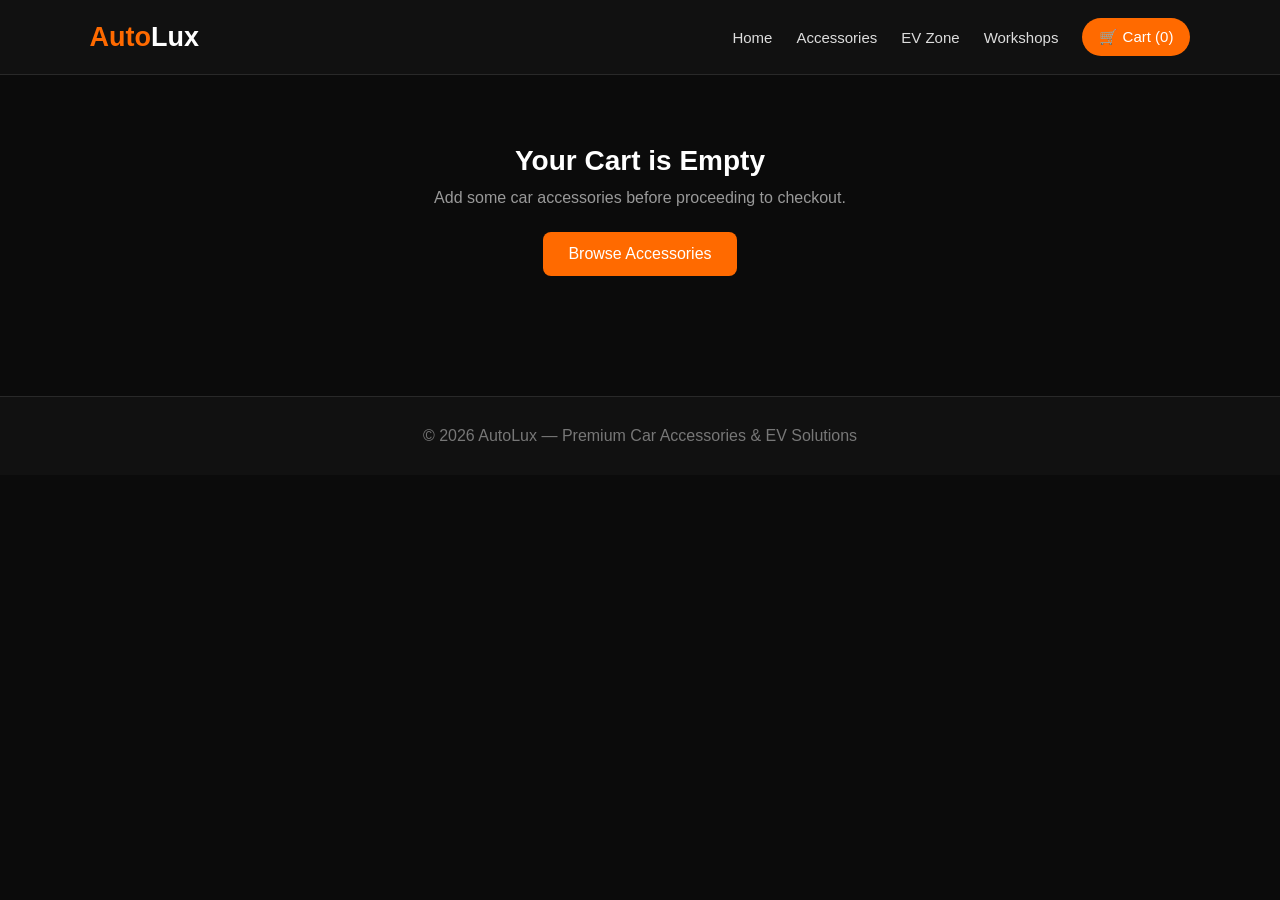
<file: checkout.html>
<!DOCTYPE html>
<html lang="en">
<head>
<meta charset="UTF-8">
<meta name="viewport" content="width=device-width, initial-scale=1.0">
<title>AutoLux | Checkout</title>

<style>
*{
    margin:0;
    padding:0;
    box-sizing:border-box;
    font-family:Arial,Helvetica,sans-serif;
}

body{
    background:#0b0b0b;
    color:#fff;
}

/* NAVBAR */
.navbar{
    width:100%;
    padding:18px 7%;
    display:flex;
    align-items:center;
    justify-content:space-between;
    background:#111;
    border-bottom:1px solid #292929;
    position:sticky;
    top:0;
    z-index:100;
}

.logo{
    font-size:27px;
    font-weight:bold;
    color:#ff6a00;
    text-decoration:none;
}

.logo span{
    color:#fff;
}

.nav-links{
    display:flex;
    gap:24px;
    align-items:center;
}

.nav-links a{
    color:#ddd;
    text-decoration:none;
    font-size:15px;
    transition:.3s;
}

.nav-links a:hover{
    color:#ff6a00;
}

.cart-link{
    background:#ff6a00;
    color:#fff !important;
    padding:10px 17px;
    border-radius:25px;
}

/* PAGE */
.container{
    width:86%;
    max-width:1200px;
    margin:45px auto;
}

.page-title{
    margin-bottom:30px;
}

.page-title h1{
    font-size:38px;
}

.page-title p{
    color:#aaa;
    margin-top:8px;
}

/* LAYOUT */
.checkout-layout{
    display:grid;
    grid-template-columns:1.5fr 1fr;
    gap:28px;
}

/* CARD */
.card{
    background:#151515;
    border:1px solid #292929;
    border-radius:18px;
    padding:28px;
    margin-bottom:22px;
}

.card h2{
    font-size:21px;
    margin-bottom:22px;
}

.section-number{
    display:inline-flex;
    width:30px;
    height:30px;
    align-items:center;
    justify-content:center;
    background:#ff6a00;
    border-radius:50%;
    margin-right:8px;
    font-size:14px;
}

/* FORM */
.form-grid{
    display:grid;
    grid-template-columns:1fr 1fr;
    gap:16px;
}

.form-group{
    display:flex;
    flex-direction:column;
    gap:7px;
}

.form-group.full{
    grid-column:1/-1;
}

label{
    color:#bbb;
    font-size:14px;
}

input,
select,
textarea{
    width:100%;
    background:#0d0d0d;
    border:1px solid #333;
    color:#fff;
    padding:13px;
    border-radius:9px;
    outline:none;
    font-size:14px;
}

input:focus,
select:focus,
textarea:focus{
    border-color:#ff6a00;
}

textarea{
    min-height:85px;
    resize:vertical;
}

/* PAYMENT */
.payment-option{
    border:1px solid #333;
    background:#0e0e0e;
    padding:16px;
    border-radius:10px;
    margin-bottom:12px;
    cursor:pointer;
}

.payment-option:hover{
    border-color:#ff6a00;
}

.payment-option label{
    display:flex;
    gap:12px;
    align-items:center;
    cursor:pointer;
    color:#fff;
}

.payment-option input{
    width:auto;
    accent-color:#ff6a00;
}

.payment-description{
    margin-left:28px;
    margin-top:7px;
    color:#888;
    font-size:12px;
}

/* CARD PAYMENT */
#cardFields{
    display:none;
    margin-top:15px;
    padding:15px;
    border:1px solid #292929;
    border-radius:10px;
}

/* SUMMARY */
.summary-item{
    display:flex;
    gap:13px;
    padding:13px 0;
    border-bottom:1px solid #292929;
}

.summary-item img{
    width:65px;
    height:65px;
    object-fit:cover;
    border-radius:9px;
}

.summary-info{
    flex:1;
}

.summary-info h4{
    font-size:14px;
    margin-bottom:6px;
}

.summary-info p{
    color:#999;
    font-size:12px;
}

.summary-price{
    font-weight:bold;
    color:#ff6a00;
}

.price-row{
    display:flex;
    justify-content:space-between;
    padding:10px 0;
    color:#bbb;
}

.price-row.total{
    border-top:1px solid #333;
    margin-top:8px;
    padding-top:18px;
    color:#fff;
    font-size:21px;
    font-weight:bold;
}

.price-row.total span:last-child{
    color:#ff6a00;
}

.coupon{
    margin:18px 0;
    display:flex;
    gap:8px;
}

.coupon input{
    flex:1;
}

.coupon button{
    border:none;
    background:#333;
    color:#fff;
    padding:0 15px;
    border-radius:8px;
    cursor:pointer;
}

.coupon button:hover{
    background:#ff6a00;
}

#couponMessage{
    font-size:12px;
    margin-top:-10px;
    margin-bottom:12px;
}

/* BUTTON */
.place-order{
    width:100%;
    padding:16px;
    background:#ff6a00;
    color:#fff;
    border:none;
    border-radius:10px;
    font-size:16px;
    font-weight:bold;
    cursor:pointer;
    margin-top:12px;
}

.place-order:hover{
    background:#ff7b1a;
    transform:translateY(-1px);
}

.back-cart{
    display:block;
    text-align:center;
    color:#aaa;
    text-decoration:none;
    margin-top:16px;
    font-size:14px;
}

.back-cart:hover{
    color:#ff6a00;
}

/* EMPTY */
.empty{
    text-align:center;
    padding:70px 20px;
}

.empty h2{
    font-size:28px;
    margin-bottom:12px;
}

.empty p{
    color:#999;
    margin-bottom:25px;
}

.empty a{
    display:inline-block;
    background:#ff6a00;
    color:#fff;
    text-decoration:none;
    padding:13px 25px;
    border-radius:8px;
}

/* SUCCESS */
.success{
    display:none;
    max-width:700px;
    margin:60px auto;
    background:#151515;
    border:1px solid #333;
    border-radius:20px;
    padding:40px;
    text-align:center;
}

.success-icon{
    width:75px;
    height:75px;
    background:#ff6a00;
    border-radius:50%;
    display:flex;
    justify-content:center;
    align-items:center;
    font-size:35px;
    margin:0 auto 20px;
}

.success h1{
    margin-bottom:10px;
}

.success p{
    color:#aaa;
    line-height:1.6;
}

.order-id{
    display:inline-block;
    margin:20px 0;
    background:#0c0c0c;
    border:1px dashed #ff6a00;
    padding:15px 25px;
    border-radius:10px;
    color:#ff6a00;
    font-weight:bold;
}

.success-details{
    text-align:left;
    background:#0d0d0d;
    border-radius:12px;
    padding:20px;
    margin:15px 0 25px;
}

.success-details p{
    padding:7px 0;
    border-bottom:1px solid #222;
}

.success-details p:last-child{
    border-bottom:none;
}

.success-buttons{
    display:flex;
    gap:12px;
    justify-content:center;
}

.success-buttons a{
    text-decoration:none;
    padding:13px 20px;
    border-radius:8px;
    color:#fff;
    background:#ff6a00;
}

.success-buttons a.secondary{
    background:#292929;
}

/* FOOTER */
footer{
    background:#111;
    border-top:1px solid #292929;
    padding:30px 7%;
    text-align:center;
    color:#777;
    margin-top:50px;
}

@media(max-width:850px){
    .checkout-layout{
        grid-template-columns:1fr;
    }

    .nav-links{
        display:none;
    }
}

@media(max-width:550px){
    .container{
        width:92%;
    }

    .form-grid{
        grid-template-columns:1fr;
    }

    .form-group.full{
        grid-column:auto;
    }

    .page-title h1{
        font-size:30px;
    }

    .success{
        margin:30px 15px;
        padding:25px;
    }

    .success-buttons{
        flex-direction:column;
    }
}
</style>
</head>

<body>

<!-- NAVBAR -->
<nav class="navbar">

    <a href="index.html" class="logo">
        Auto<span>Lux</span>
    </a>

    <div class="nav-links">
        <a href="index.html">Home</a>
        <a href="accessories.html">Accessories</a>
        <a href="ev-zone.html">EV Zone</a>
        <a href="workshops.html">Workshops</a>
        <a href="cart.html" class="cart-link">
            🛒 Cart (<span id="cartCount">0</span>)
        </a>
    </div>

</nav>


<!-- CHECKOUT AREA -->
<main class="container" id="checkoutArea">

    <div class="page-title">
        <h1>Secure Checkout</h1>
        <p>Complete your details and place your AutoLux order.</p>
    </div>

    <div class="checkout-layout">

        <!-- LEFT SIDE -->
        <div>

            <!-- CUSTOMER -->
            <div class="card">

                <h2>
                    <span class="section-number">1</span>
                    Customer Details
                </h2>

                <div class="form-grid">

                    <div class="form-group">
                        <label>Full Name *</label>
                        <input
                            type="text"
                            id="name"
                            placeholder="Enter your full name"
                            required>
                    </div>

                    <div class="form-group">
                        <label>Phone Number *</label>
                        <input
                            type="tel"
                            id="phone"
                            maxlength="10"
                            placeholder="10-digit mobile number"
                            required>
                    </div>

                    <div class="form-group full">
                        <label>Email Address *</label>
                        <input
                            type="email"
                            id="email"
                            placeholder="example@email.com"
                            required>
                    </div>

                </div>

            </div>


            <!-- ADDRESS -->
            <div class="card">

                <h2>
                    <span class="section-number">2</span>
                    Delivery Address
                </h2>

                <div class="form-grid">

                    <div class="form-group full">
                        <label>House / Street Address *</label>
                        <textarea
                            id="address"
                            placeholder="House name, street, area"
                            required></textarea>
                    </div>

                    <div class="form-group">
                        <label>City *</label>
                        <input
                            type="text"
                            id="city"
                            placeholder="City"
                            required>
                    </div>

                    <div class="form-group">
                        <label>State *</label>
                        <input
                            type="text"
                            id="state"
                            value="Kerala"
                            required>
                    </div>

                    <div class="form-group">
                        <label>Pincode *</label>
                        <input
                            type="text"
                            id="pincode"
                            maxlength="6"
                            placeholder="6-digit pincode"
                            required>
                    </div>

                    <div class="form-group">
                        <label>Delivery Note</label>
                        <input
                            type="text"
                            id="note"
                            placeholder="Optional note">
                    </div>

                </div>

            </div>


            <!-- PAYMENT -->
            <div class="card">

                <h2>
                    <span class="section-number">3</span>
                    Payment Method
                </h2>

                <div class="payment-option">

                    <label>
                        <input
                            type="radio"
                            name="payment"
                            value="Cash on Delivery"
                            checked
                            onchange="showCardFields()">

                        <span>💵 Cash on Delivery</span>
                    </label>

                    <div class="payment-description">
                        Pay when your AutoLux package is delivered.
                    </div>

                </div>


                <div class="payment-option">

                    <label>
                        <input
                            type="radio"
                            name="payment"
                            value="UPI"
                            onchange="showCardFields()">

                        <span>📱 UPI Payment</span>
                    </label>

                    <div class="payment-description">
                        Demo UPI payment option for the project.
                    </div>

                </div>


                <div class="payment-option">

                    <label>
                        <input
                            type="radio"
                            name="payment"
                            value="Credit/Debit Card"
                            onchange="showCardFields()">

                        <span>💳 Credit / Debit Card</span>
                    </label>

                    <div class="payment-description">
                        Demo card payment option.
                    </div>

                </div>


                <!-- DEMO CARD -->
                <div id="cardFields">

                    <div class="form-grid">

                        <div class="form-group full">
                            <label>Card Number</label>
                            <input
                                type="text"
                                id="cardNumber"
                                maxlength="19"
                                placeholder="XXXX XXXX XXXX XXXX">
                        </div>

                        <div class="form-group">
                            <label>Expiry</label>
                            <input
                                type="text"
                                maxlength="5"
                                placeholder="MM/YY">
                        </div>

                        <div class="form-group">
                            <label>CVV</label>
                            <input
                                type="password"
                                maxlength="3"
                                placeholder="CVV">
                        </div>

                    </div>

                    <p style="color:#777;font-size:11px;margin-top:12px;">
                        Demo only — no real payment is processed.
                    </p>

                </div>

            </div>

        </div>


        <!-- RIGHT SIDE -->
        <div>

            <div class="card">

                <h2>
                    Order Summary
                </h2>

                <div id="summaryItems"></div>

                <div class="coupon">

                    <input
                        type="text"
                        id="couponInput"
                        placeholder="Coupon code">

                    <button onclick="applyCoupon()">
                        Apply
                    </button>

                </div>

                <div id="couponMessage"></div>


                <div class="price-row">
                    <span>Subtotal</span>
                    <span id="subtotal">₹0</span>
                </div>

                <div class="price-row">
                    <span>Delivery</span>
                    <span id="delivery">₹0</span>
                </div>

                <div class="price-row">
                    <span>Discount</span>
                    <span id="discount">₹0</span>
                </div>

                <div class="price-row total">
                    <span>Total</span>
                    <span id="total">₹0</span>
                </div>


                <button
                    class="place-order"
                    onclick="placeOrder()">

                    🔒 Place Order

                </button>

                <a
                    href="cart.html"
                    class="back-cart">

                    ← Back to Cart

                </a>

            </div>

        </div>

    </div>

</main>


<!-- EMPTY CART -->
<div
    class="empty"
    id="emptyCart"
    style="display:none;">

    <h2>Your Cart is Empty</h2>

    <p>
        Add some car accessories before proceeding to checkout.
    </p>

    <a href="accessories.html">
        Browse Accessories
    </a>

</div>


<!-- SUCCESS -->
<div class="success" id="successBox">

    <div class="success-icon">
        ✓
    </div>

    <h1>Order Confirmed!</h1>

    <p>
        Thank you for shopping with AutoLux.
        Your order has been successfully placed.
    </p>

    <div class="order-id">
        Order ID: <span id="orderID"></span>
    </div>

    <div class="success-details">

        <p>
            <strong>Customer:</strong>
            <span id="successName"></span>
        </p>

        <p>
            <strong>Phone:</strong>
            <span id="successPhone"></span>
        </p>

        <p>
            <strong>Payment:</strong>
            <span id="successPayment"></span>
        </p>

        <p>
            <strong>Total:</strong>
            <span id="successTotal"></span>
        </p>

        <p>
            <strong>Status:</strong>
            <span style="color:#ff6a00;">
                Order Confirmed
            </span>
        </p>

    </div>

    <div class="success-buttons">

        <a href="index.html">
            Back to Home
        </a>

        <a
            href="accessories.html"
            class="secondary">

            Continue Shopping

        </a>

    </div>

</div>


<footer>
    © 2026 AutoLux — Premium Car Accessories & EV Solutions
</footer>


<script>

let cart = JSON.parse(
    localStorage.getItem("autoluxCart")
) || [];

let appliedCoupon =
    localStorage.getItem("autoluxCoupon") || "";

let subtotal = 0;
let delivery = 0;
let discount = 0;
let total = 0;


/* =========================
   LOAD USER DETAILS
========================= */

function loadUser(){

    const user =
        JSON.parse(
            localStorage.getItem("autoluxUser")
        );

    if(!user) return;

    if(user.name){
        document.getElementById("name").value =
            user.name;
    }

    if(user.email){
        document.getElementById("email").value =
            user.email;
    }

    if(user.phone){
        document.getElementById("phone").value =
            user.phone;
    }

}


/* =========================
   CART COUNT
========================= */

function updateCartCount(){

    let count = cart.reduce(
        (sum,item) =>
        sum + Number(item.quantity || 1),
        0
    );

    document.getElementById("cartCount")
        .textContent = count;

}


/* =========================
   RENDER SUMMARY
========================= */

function renderSummary(){

    const summary =
        document.getElementById("summaryItems");

    summary.innerHTML = "";

    if(cart.length === 0){

        document.getElementById("checkoutArea")
            .style.display = "none";

        document.getElementById("emptyCart")
            .style.display = "block";

        return;

    }

    subtotal = 0;

    cart.forEach(item => {

        const quantity =
            Number(item.quantity || 1);

        const itemTotal =
            Number(item.price) * quantity;

        subtotal += itemTotal;

        summary.innerHTML += `

            <div class="summary-item">

                <img
                    src="${item.image}"
                    alt="${item.name}">

                <div class="summary-info">

                    <h4>
                        ${item.name}
                    </h4>

                    <p>
                        Qty: ${quantity}
                    </p>

                </div>

                <div class="summary-price">
                    ₹${itemTotal.toLocaleString("en-IN")}
                </div>

            </div>

        `;

    });


    /* DELIVERY */

    if(subtotal > 0 && subtotal < 5000){
        delivery = 99;
    }else{
        delivery = 0;
    }


    /* DISCOUNT */

    if(appliedCoupon === "AUTO10"){
        discount =
            Math.round(subtotal * 0.10);
    }else{
        discount = 0;
    }


    total =
        subtotal +
        delivery -
        discount;


    document.getElementById("subtotal")
        .textContent =
        "₹" + subtotal.toLocaleString("en-IN");

    document.getElementById("delivery")
        .textContent =
        delivery === 0
        ? "FREE"
        : "₹" + delivery.toLocaleString("en-IN");

    document.getElementById("discount")
        .textContent =
        discount > 0
        ? "-₹" + discount.toLocaleString("en-IN")
        : "₹0";

    document.getElementById("total")
        .textContent =
        "₹" + total.toLocaleString("en-IN");


    if(appliedCoupon === "AUTO10"){

        document.getElementById("couponInput")
            .value = "AUTO10";

        document.getElementById("couponMessage")
            .style.color = "#ff6a00";

        document.getElementById("couponMessage")
            .textContent =
            "✓ AUTO10 applied — 10% discount";

    }

}


/* =========================
   APPLY COUPON
========================= */

function applyCoupon(){

    const code =
        document.getElementById("couponInput")
        .value
        .trim()
        .toUpperCase();

    const message =
        document.getElementById("couponMessage");


    if(code === "AUTO10"){

        appliedCoupon = "AUTO10";

        localStorage.setItem(
            "autoluxCoupon",
            "AUTO10"
        );

        message.style.color =
            "#ff6a00";

        message.textContent =
            "✓ Coupon applied! 10% discount.";

    }else{

        appliedCoupon = "";

        localStorage.removeItem(
            "autoluxCoupon"
        );

        message.style.color =
            "#ff5555";

        message.textContent =
            "Invalid coupon code.";

    }

    renderSummary();

}


/* =========================
   PAYMENT DISPLAY
========================= */

function showCardFields(){

    const selected =
        document.querySelector(
            'input[name="payment"]:checked'
        ).value;

    const cardFields =
        document.getElementById("cardFields");

    if(selected === "Credit/Debit Card"){
        cardFields.style.display = "block";
    }else{
        cardFields.style.display = "none";
    }

}


/* =========================
   GENERATE ORDER ID
========================= */

function generateOrderID(){

    const number =
        Math.floor(
            100000 +
            Math.random() * 900000
        );

    return "ALX-" + number;

}


/* =========================
   PLACE ORDER
========================= */

function placeOrder(){

    const name =
        document.getElementById("name")
        .value.trim();

    const phone =
        document.getElementById("phone")
        .value.trim();

    const email =
        document.getElementById("email")
        .value.trim();

    const address =
        document.getElementById("address")
        .value.trim();

    const city =
        document.getElementById("city")
        .value.trim();

    const state =
        document.getElementById("state")
        .value.trim();

    const pincode =
        document.getElementById("pincode")
        .value.trim();

    const note =
        document.getElementById("note")
        .value.trim();


    const payment =
        document.querySelector(
            'input[name="payment"]:checked'
        ).value;


    /* VALIDATION */

    if(!name ||
       !phone ||
       !email ||
       !address ||
       !city ||
       !state ||
       !pincode){

        alert(
            "Please fill in all required details."
        );

        return;
    }


    if(!/^[0-9]{10}$/.test(phone)){

        alert(
            "Please enter a valid 10-digit phone number."
        );

        return;
    }


    if(!/^[0-9]{6}$/.test(pincode)){

        alert(
            "Please enter a valid 6-digit pincode."
        );

        return;
    }


    /* CARD DEMO VALIDATION */

    if(payment === "Credit/Debit Card"){

        const card =
            document.getElementById("cardNumber")
            .value
            .replace(/\s/g,"");

        if(card.length < 12){

            alert(
                "Please enter a demo card number."
            );

            return;
        }

    }


    const orderID =
        generateOrderID();


    /* ORDER OBJECT */

    const order = {

        orderID: orderID,

        customer: {

            name: name,

            phone: phone,

            email: email,

            address: address,

            city: city,

            state: state,

            pincode: pincode,

            note: note

        },

        items: cart,

        subtotal: subtotal,

        delivery: delivery,

        discount: discount,

        total: total,

        payment: payment,

        date:
            new Date().toLocaleString(),

        status:
            "Order Confirmed"

    };


    /* SAVE ORDER */

    localStorage.setItem(
        "autoluxOrder",
        JSON.stringify(order)
    );


    /* CLEAR CART */

    localStorage.removeItem(
        "autoluxCart"
    );

    localStorage.removeItem(
        "autoluxCoupon"
    );


    /* SHOW SUCCESS */

    document.getElementById("checkoutArea")
        .style.display = "none";

    document.getElementById("emptyCart")
        .style.display = "none";

    document.getElementById("successBox")
        .style.display = "block";


    document.getElementById("orderID")
        .textContent = orderID;

    document.getElementById("successName")
        .textContent = name;

    document.getElementById("successPhone")
        .textContent = phone;

    document.getElementById("successPayment")
        .textContent = payment;

    document.getElementById("successTotal")
        .textContent =
        "₹" + total.toLocaleString("en-IN");


    window.scrollTo({
        top:0,
        behavior:"smooth"
    });

}


/* =========================
   START
========================= */

loadUser();

updateCartCount();

renderSummary();

</script>

</body>
</html>
</file>
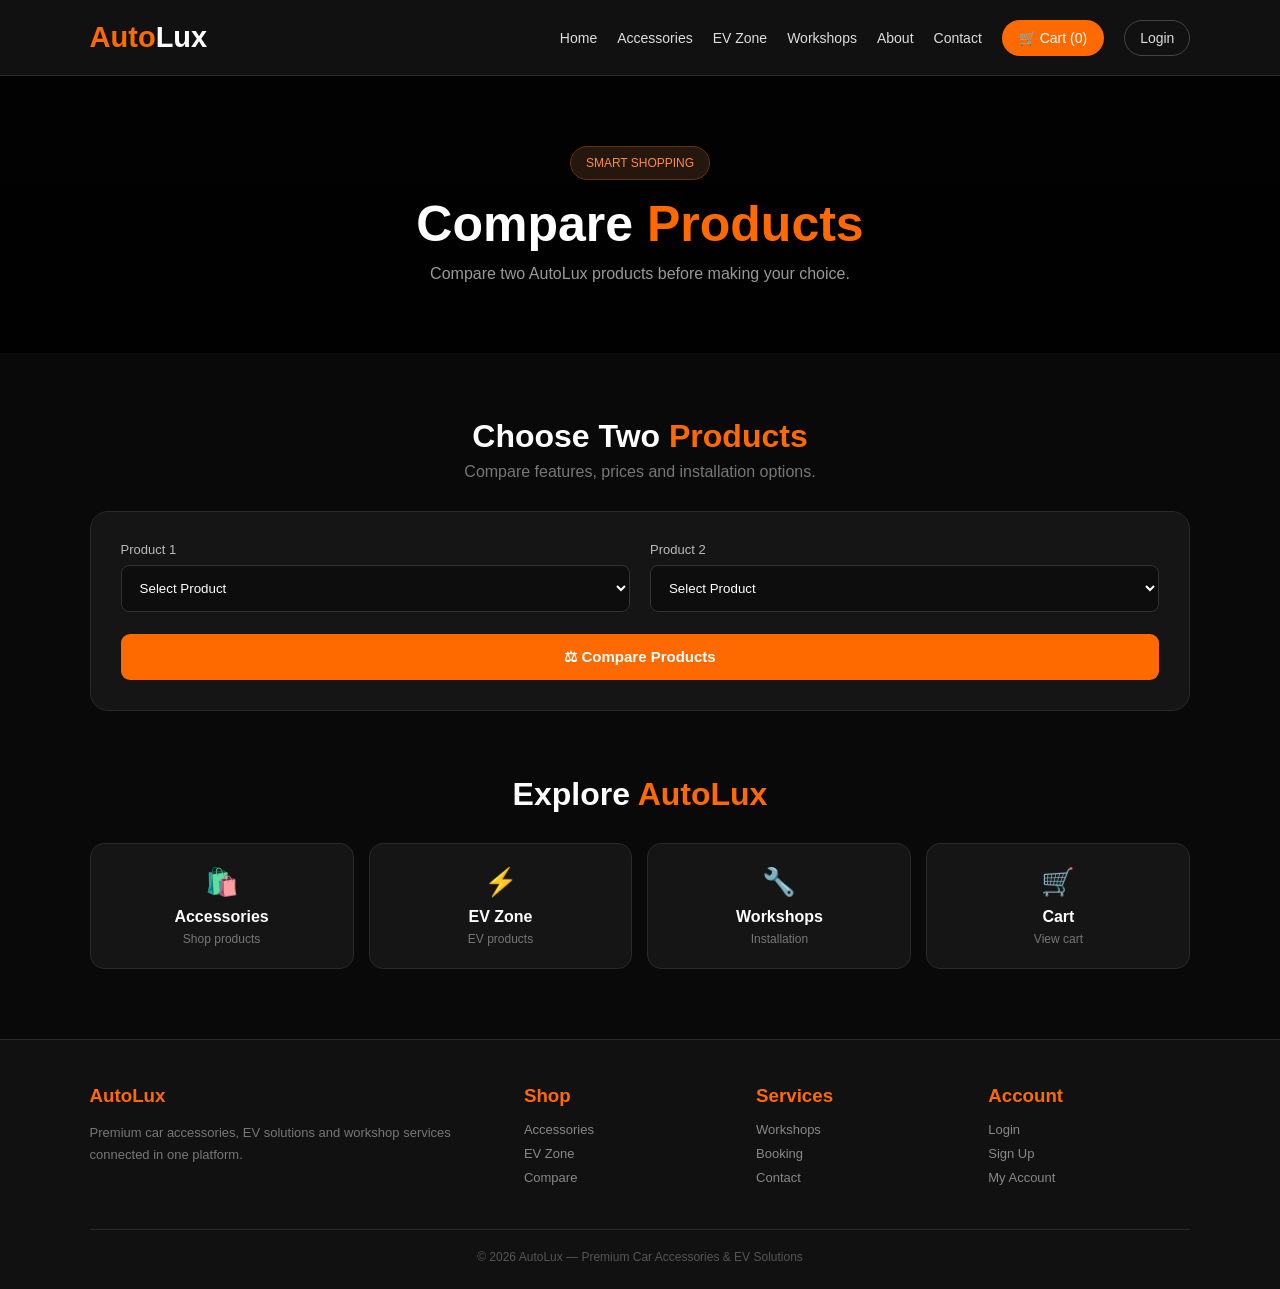
<file: compare.html>
<!DOCTYPE html>
<html lang="en">
<head>

<meta charset="UTF-8">
<meta name="viewport" content="width=device-width, initial-scale=1.0">

<title>AutoLux | Compare Products</title>

<style>

*{
    margin:0;
    padding:0;
    box-sizing:border-box;
    font-family:Arial,Helvetica,sans-serif;
}

body{
    background:#090909;
    color:#fff;
}

/* ================= NAVBAR ================= */

.navbar{
    height:76px;
    padding:0 7%;
    background:#111;
    border-bottom:1px solid #292929;

    display:flex;
    align-items:center;
    justify-content:space-between;

    position:sticky;
    top:0;
    z-index:1000;
}

.logo{
    color:#ff6a00;
    text-decoration:none;
    font-size:29px;
    font-weight:bold;
}

.logo span{
    color:#fff;
}

.nav-links{
    display:flex;
    align-items:center;
    gap:20px;
}

.nav-links a{
    color:#ddd;
    text-decoration:none;
    font-size:14px;
}

.nav-links a:hover{
    color:#ff6a00;
}

.cart-btn{
    background:#ff6a00;
    color:#fff !important;
    padding:10px 17px;
    border-radius:25px;
}

.account-btn{
    border:1px solid #444;
    padding:9px 15px;
    border-radius:25px;
}


/* ================= HERO ================= */

.hero{
    padding:70px 7%;
    text-align:center;

    background:
    linear-gradient(
        rgba(0,0,0,.78),
        rgba(0,0,0,.92)
    ),
    url("https://images.unsplash.com/photo-1492144534655-ae79c964c9d7?auto=format&fit=crop&w=1800&q=85")
    center/cover;
}

.badge{
    display:inline-block;
    padding:9px 15px;
    border-radius:25px;

    color:#ff8b42;
    background:#26170e;
    border:1px solid #63350f;

    font-size:12px;
    margin-bottom:15px;
}

.hero h1{
    font-size:50px;
    margin-bottom:12px;
}

.hero h1 span{
    color:#ff6a00;
}

.hero p{
    color:#999;
}


/* ================= SECTION ================= */

.section{
    width:86%;
    max-width:1200px;
    margin:65px auto;
}

.heading{
    text-align:center;
    margin-bottom:30px;
}

.heading h2{
    font-size:32px;
}

.heading span{
    color:#ff6a00;
}

.heading p{
    color:#777;
    margin-top:8px;
}


/* ================= SELECTOR ================= */

.selector{
    background:#151515;
    border:1px solid #292929;
    border-radius:18px;
    padding:30px;
}

.selector-title{
    font-size:18px;
    margin-bottom:20px;
}

.select-grid{
    display:grid;
    grid-template-columns:1fr 1fr;
    gap:20px;
}

.select-box label{
    display:block;
    color:#bbb;
    font-size:13px;
    margin-bottom:8px;
}

.select-box select{
    width:100%;
    padding:14px;

    background:#0d0d0d;
    color:#fff;

    border:1px solid #333;
    border-radius:8px;

    outline:none;
}

.select-box select:focus{
    border-color:#ff6a00;
}


/* ================= COMPARE BUTTON ================= */

.compare-btn{
    margin-top:22px;
    width:100%;

    border:none;
    padding:14px;

    border-radius:9px;

    background:#ff6a00;
    color:#fff;

    font-weight:bold;
    font-size:15px;

    cursor:pointer;
}

.compare-btn:hover{
    background:#ff7a1c;
}


/* ================= RESULT ================= */

.result{
    display:none;
    margin-top:40px;
}

.compare-grid{
    display:grid;
    grid-template-columns:1fr 1fr;
    gap:20px;
}

.product-card{
    background:#151515;
    border:1px solid #292929;
    border-radius:18px;
    overflow:hidden;
}

.product-card img{
    width:100%;
    height:250px;
    object-fit:cover;
}

.product-content{
    padding:25px;
}

.product-content h2{
    margin-bottom:8px;
}

.category{
    color:#ff6a00;
    font-size:12px;
    font-weight:bold;
    text-transform:uppercase;
}

.price{
    font-size:25px;
    font-weight:bold;
    margin:15px 0;
}

.spec{
    display:flex;
    justify-content:space-between;

    padding:12px 0;

    border-top:1px solid #292929;

    color:#aaa;
    font-size:13px;
}

.spec strong{
    color:#fff;
}

.card-actions{
    display:flex;
    gap:10px;
    margin-top:20px;
}

.card-actions a,
.card-actions button{
    flex:1;

    padding:12px;

    border-radius:8px;

    text-align:center;

    text-decoration:none;

    font-weight:bold;
    font-size:13px;

    cursor:pointer;
}

.details{
    background:#292929;
    color:#fff;
}

.add{
    border:none;
    background:#ff6a00;
    color:#fff;
}

.add:hover{
    background:#ff7a1c;
}


/* ================= VERDICT ================= */

.verdict{
    margin-top:25px;

    padding:25px;

    background:#17120e;
    border:1px solid #543015;

    border-radius:15px;

    text-align:center;
}

.verdict h3{
    color:#ff6a00;
    margin-bottom:10px;
}

.verdict p{
    color:#aaa;
    line-height:1.6;
}


/* ================= EMPTY ================= */

.empty{
    text-align:center;

    padding:50px 20px;

    background:#151515;
    border:1px dashed #444;

    border-radius:15px;

    color:#777;
}


/* ================= QUICK LINKS ================= */

.quick-links{
    display:grid;
    grid-template-columns:repeat(4,1fr);
    gap:15px;
}

.quick{
    text-decoration:none;
    color:#fff;

    background:#151515;
    border:1px solid #292929;

    border-radius:14px;

    padding:22px 10px;

    text-align:center;

    transition:.3s;
}

.quick:hover{
    border-color:#ff6a00;
    transform:translateY(-4px);
}

.quick-icon{
    font-size:27px;
    margin-bottom:10px;
}

.quick p{
    color:#777;
    font-size:12px;
    margin-top:6px;
}


/* ================= FOOTER ================= */

footer{
    margin-top:70px;
    padding:45px 7% 25px;

    background:#111;
    border-top:1px solid #292929;
}

.footer-grid{
    max-width:1200px;
    margin:auto;

    display:grid;
    grid-template-columns:2fr 1fr 1fr 1fr;
    gap:30px;
}

.footer-column h3{
    color:#ff6a00;
    margin-bottom:15px;
}

.footer-column p{
    color:#777;
    font-size:13px;
    line-height:1.7;
}

.footer-column a{
    display:block;
    color:#888;
    text-decoration:none;
    font-size:13px;
    margin:9px 0;
}

.footer-column a:hover{
    color:#ff6a00;
}

.copyright{
    text-align:center;
    color:#555;

    font-size:12px;

    border-top:1px solid #292929;

    margin-top:35px;
    padding-top:20px;
}


/* ================= MOBILE ================= */

@media(max-width:900px){

    .nav-links{
        display:none;
    }

    .compare-grid{
        grid-template-columns:1fr;
    }

    .quick-links{
        grid-template-columns:1fr 1fr;
    }

}

@media(max-width:600px){

    .hero h1{
        font-size:38px;
    }

    .section{
        width:92%;
    }

    .select-grid{
        grid-template-columns:1fr;
    }

    .quick-links{
        grid-template-columns:1fr;
    }

    .card-actions{
        flex-direction:column;
    }

    .footer-grid{
        grid-template-columns:1fr;
    }

}

</style>

</head>


<body>


<!-- ================= NAVBAR ================= -->

<nav class="navbar">

    <a href="index.html" class="logo">
        Auto<span>Lux</span>
    </a>

    <div class="nav-links">

        <a href="index.html">
            Home
        </a>

        <a href="accessories.html">
            Accessories
        </a>

        <a href="ev-zone.html">
            EV Zone
        </a>

        <a href="workshops.html">
            Workshops
        </a>

        <a href="about.html">
            About
        </a>

        <a href="contact.html">
            Contact
        </a>

        <a href="cart.html" class="cart-btn">
            🛒 Cart
            (<span id="cartCount">0</span>)
        </a>

        <a href="login.html"
           class="account-btn"
           id="accountLink">
            Login
        </a>

    </div>

</nav>


<!-- ================= HERO ================= -->

<section class="hero">

    <div class="badge">
        SMART SHOPPING
    </div>

    <h1>
        Compare <span>Products</span>
    </h1>

    <p>
        Compare two AutoLux products before making your choice.
    </p>

</section>


<!-- ================= SELECT ================= -->

<section class="section">

    <div class="heading">

        <h2>
            Choose Two <span>Products</span>
        </h2>

        <p>
            Compare features, prices and installation options.
        </p>

    </div>


    <div class="selector">

        <div class="select-grid">


            <div class="select-box">

                <label>
                    Product 1
                </label>

                <select id="product1">

                    <option value="">
                        Select Product
                    </option>

                    <option value="seat-covers">
                        Premium Seat Covers
                    </option>

                    <option value="floor-mats">
                        Premium Floor Mats
                    </option>

                    <option value="led-headlight">
                        LED Headlight
                    </option>

                    <option value="dashcam">
                        Smart Dash Camera
                    </option>

                    <option value="android-infotainment">
                        Android Infotainment
                    </option>

                    <option value="car-care-kit">
                        Car Care Kit
                    </option>

                    <option value="ev-charger-pro">
                        Portable EV Charger
                    </option>

                    <option value="ev-type2-cable">
                        Type-2 Charging Cable
                    </option>

                    <option value="wallbox-charger">
                        Wallbox Home Charger
                    </option>

                    <option value="ev-floor-mat">
                        EV Premium Floor Mat
                    </option>

                </select>

            </div>


            <div class="select-box">

                <label>
                    Product 2
                </label>

                <select id="product2">

                    <option value="">
                        Select Product
                    </option>

                    <option value="seat-covers">
                        Premium Seat Covers
                    </option>

                    <option value="floor-mats">
                        Premium Floor Mats
                    </option>

                    <option value="led-headlight">
                        LED Headlight
                    </option>

                    <option value="dashcam">
                        Smart Dash Camera
                    </option>

                    <option value="android-infotainment">
                        Android Infotainment
                    </option>

                    <option value="car-care-kit">
                        Car Care Kit
                    </option>

                    <option value="ev-charger-pro">
                        Portable EV Charger
                    </option>

                    <option value="ev-type2-cable">
                        Type-2 Charging Cable
                    </option>

                    <option value="wallbox-charger">
                        Wallbox Home Charger
                    </option>

                    <option value="ev-floor-mat">
                        EV Premium Floor Mat
                    </option>

                </select>

            </div>


        </div>


        <button
            class="compare-btn"
            onclick="compareProducts()">

            ⚖ Compare Products

        </button>

    </div>


    <!-- ================= RESULT ================= -->

    <div
        class="result"
        id="result">

        <div
            class="compare-grid"
            id="compareGrid">
        </div>

        <div
            class="verdict"
            id="verdict">
        </div>

    </div>

</section>


<!-- ================= QUICK LINKS ================= -->

<section class="section">

    <div class="heading">

        <h2>
            Explore <span>AutoLux</span>
        </h2>

    </div>


    <div class="quick-links">


        <a href="accessories.html" class="quick">

            <div class="quick-icon">
                🛍️
            </div>

            <strong>
                Accessories
            </strong>

            <p>
                Shop products
            </p>

        </a>


        <a href="ev-zone.html" class="quick">

            <div class="quick-icon">
                ⚡
            </div>

            <strong>
                EV Zone
            </strong>

            <p>
                EV products
            </p>

        </a>


        <a href="workshops.html" class="quick">

            <div class="quick-icon">
                🔧
            </div>

            <strong>
                Workshops
            </strong>

            <p>
                Installation
            </p>

        </a>


        <a href="cart.html" class="quick">

            <div class="quick-icon">
                🛒
            </div>

            <strong>
                Cart
            </strong>

            <p>
                View cart
            </p>

        </a>


    </div>

</section>


<!-- ================= FOOTER ================= -->

<footer>

    <div class="footer-grid">


        <div class="footer-column">

            <h3>
                AutoLux
            </h3>

            <p>
                Premium car accessories,
                EV solutions and workshop
                services connected in one platform.
            </p>

        </div>


        <div class="footer-column">

            <h3>
                Shop
            </h3>

            <a href="accessories.html">
                Accessories
            </a>

            <a href="ev-zone.html">
                EV Zone
            </a>

            <a href="compare.html">
                Compare
            </a>

        </div>


        <div class="footer-column">

            <h3>
                Services
            </h3>

            <a href="workshops.html">
                Workshops
            </a>

            <a href="booking.html">
                Booking
            </a>

            <a href="contact.html">
                Contact
            </a>

        </div>


        <div class="footer-column">

            <h3>
                Account
            </h3>

            <a href="login.html">
                Login
            </a>

            <a href="signup.html">
                Sign Up
            </a>

            <a href="account.html">
                My Account
            </a>

        </div>

    </div>


    <div class="copyright">

        © 2026 AutoLux — Premium Car Accessories & EV Solutions

    </div>

</footer>


<script>

/* =========================
   PRODUCT DATABASE
========================= */

const products = {

    "seat-covers":{
        name:"Premium Seat Covers",
        category:"Interior",
        price:4999,
        image:"https://images.unsplash.com/photo-1553440569-bcc63803a83d?auto=format&fit=crop&w=900&q=80",
        material:"Premium Leather",
        warranty:"1 Year",
        installation:"Available"
    },

    "floor-mats":{
        name:"Premium Floor Mats",
        category:"Interior",
        price:2999,
        image:"https://images.unsplash.com/photo-1493238792000-8113da705763?auto=format&fit=crop&w=900&q=80",
        material:"Waterproof Rubber",
        warranty:"1 Year",
        installation:"Available"
    },

    "led-headlight":{
        name:"LED Headlight",
        category:"Exterior",
        price:4499,
        image:"https://images.unsplash.com/photo-1549317661-bd32c8ce0db2?auto=format&fit=crop&w=900&q=80",
        material:"LED Technology",
        warranty:"1 Year",
        installation:"Available"
    },

    "dashcam":{
        name:"Smart Dash Camera",
        category:"Electronics",
        price:5999,
        image:"https://images.unsplash.com/photo-1511919884226-fd3cad34687c?auto=format&fit=crop&w=900&q=80",
        material:"Full HD Camera",
        warranty:"1 Year",
        installation:"Available"
    },

    "android-infotainment":{
        name:"Android Infotainment",
        category:"Electronics",
        price:14999,
        image:"https://images.unsplash.com/photo-1551830820-330a71b99659?auto=format&fit=crop&w=900&q=80",
        material:"Touch Display",
        warranty:"1 Year",
        installation:"Available"
    },

    "car-care-kit":{
        name:"Car Care Kit",
        category:"Car Care",
        price:1999,
        image:"https://images.unsplash.com/photo-1607860108855-64acf2078ed9?auto=format&fit=crop&w=900&q=80",
        material:"Professional Kit",
        warranty:"6 Months",
        installation:"Not Required"
    },

    "ev-charger-pro":{
        name:"Portable EV Charger",
        category:"EV Charging",
        price:18999,
        image:"https://images.unsplash.com/photo-1593941707882-a5bba14938c7?auto=format&fit=crop&w=900&q=80",
        material:"Portable Charger",
        warranty:"2 Years",
        installation:"Available"
    },

    "ev-type2-cable":{
        name:"Type-2 Charging Cable",
        category:"EV Cable",
        price:9499,
        image:"https://images.unsplash.com/photo-1619767886558-efdc259cde1a?auto=format&fit=crop&w=900&q=80",
        material:"Type-2 Cable",
        warranty:"2 Years",
        installation:"Available"
    },

    "wallbox-charger":{
        name:"Wallbox Home Charger",
        category:"EV Charging",
        price:32999,
        image:"https://images.unsplash.com/photo-1592833159155-c62df1b65634?auto=format&fit=crop&w=900&q=80",
        material:"Smart Wallbox",
        warranty:"3 Years",
        installation:"Available"
    },

    "ev-floor-mat":{
        name:"EV Premium Floor Mat",
        category:"EV Interior",
        price:3999,
        image:"https://images.unsplash.com/photo-1502877338535-766e1452684a?auto=format&fit=crop&w=900&q=80",
        material:"EV Rubber Mat",
        warranty:"1 Year",
        installation:"Not Required"
    }

};


/* =========================
   COMPARE
========================= */

function compareProducts(){

    const id1 =
        document.getElementById("product1").value;

    const id2 =
        document.getElementById("product2").value;


    if(!id1 || !id2){

        alert(
            "Please select both products."
        );

        return;

    }


    if(id1 === id2){

        alert(
            "Please select two different products."
        );

        return;

    }


    const p1 = products[id1];

    const p2 = products[id2];


    document
    .getElementById("result")
    .style.display = "block";


    document
    .getElementById("compareGrid")
    .innerHTML =

    createCard(p1,id1) +
    createCard(p2,id2);


    /* =====================
       VERDICT
    ===================== */

    let verdict = "";

    if(p1.price < p2.price){

        verdict =
        `<h3>🏆 Budget Winner: ${p1.name}</h3>
        <p>
        ${p1.name} is the more affordable option.
        ${p2.name} offers a higher price point with
        its own additional features.
        </p>`;

    }

    else if(p2.price < p1.price){

        verdict =
        `<h3>🏆 Budget Winner: ${p2.name}</h3>
        <p>
        ${p2.name} is the more affordable option.
        ${p1.name} offers a higher price point with
        its own additional features.
        </p>`;

    }

    else{

        verdict =
        `<h3>⚖ Price Match</h3>
        <p>
        Both products have the same price.
        Compare their features and choose the one
        that best suits your vehicle.
        </p>`;

    }


    document
    .getElementById("verdict")
    .innerHTML = verdict;


    window.scrollTo({

        top:
        document
        .getElementById("result")
        .offsetTop - 90,

        behavior:"smooth"

    });

}


/* =========================
   PRODUCT CARD
========================= */

function createCard(product,id){

    return `

    <div class="product-card">

        <img
            src="${product.image}"
            alt="${product.name}">

        <div class="product-content">

            <div class="category">
                ${product.category}
            </div>

            <h2>
                ${product.name}
            </h2>

            <div class="price">
                ₹${product.price.toLocaleString("en-IN")}
            </div>


            <div class="spec">
                <span>Material</span>
                <strong>${product.material}</strong>
            </div>

            <div class="spec">
                <span>Warranty</span>
                <strong>${product.warranty}</strong>
            </div>

            <div class="spec">
                <span>Workshop Installation</span>
                <strong>${product.installation}</strong>
            </div>


            <div class="card-actions">

                <a
                    class="details"
                    href="product-details.html?id=${id}">

                    View Details

                </a>

                <button
                    class="add"
                    onclick="addToCart('${id}')">

                    🛒 Add to Cart

                </button>

            </div>

        </div>

    </div>

    `;

}


/* =========================
   ADD TO CART
========================= */

function addToCart(id){

    const product =
        products[id];


    let cart =
        JSON.parse(
            localStorage.getItem(
                "autoluxCart"
            )
        ) || [];


    const existing =
        cart.find(
            item => item.id === id
        );


    if(existing){

        existing.quantity =
            Number(existing.quantity || 1) + 1;

    }else{

        cart.push({

            id:id,

            name:product.name,

            price:product.price,

            image:product.image,

            quantity:1

        });

    }


    localStorage.setItem(
        "autoluxCart",
        JSON.stringify(cart)
    );


    updateCartCount();


    alert(
        product.name +
        " added to cart!"
    );

}


/* =========================
   CART COUNT
========================= */

function updateCartCount(){

    const cart =
        JSON.parse(
            localStorage.getItem(
                "autoluxCart"
            )
        ) || [];


    const count =
        cart.reduce(

            (sum,item) =>
            sum +
            Number(item.quantity || 1),

            0

        );


    document
    .getElementById("cartCount")
    .textContent = count;

}


/* =========================
   ACCOUNT
========================= */

function checkAccount(){

    const user =
        JSON.parse(
            localStorage.getItem(
                "autoluxUser"
            )
        );

    const loggedIn =
        localStorage.getItem(
            "autoluxLoggedIn"
        );


    const account =
        document.getElementById(
            "accountLink"
        );


    if(
        user &&
        loggedIn === "true"
    ){

        account.href =
            "account.html";

        account.textContent =
            "👤 My Account";

    }

}


/* =========================
   START
========================= */

updateCartCount();

checkAccount();

</script>

</body>
</html>
</file>
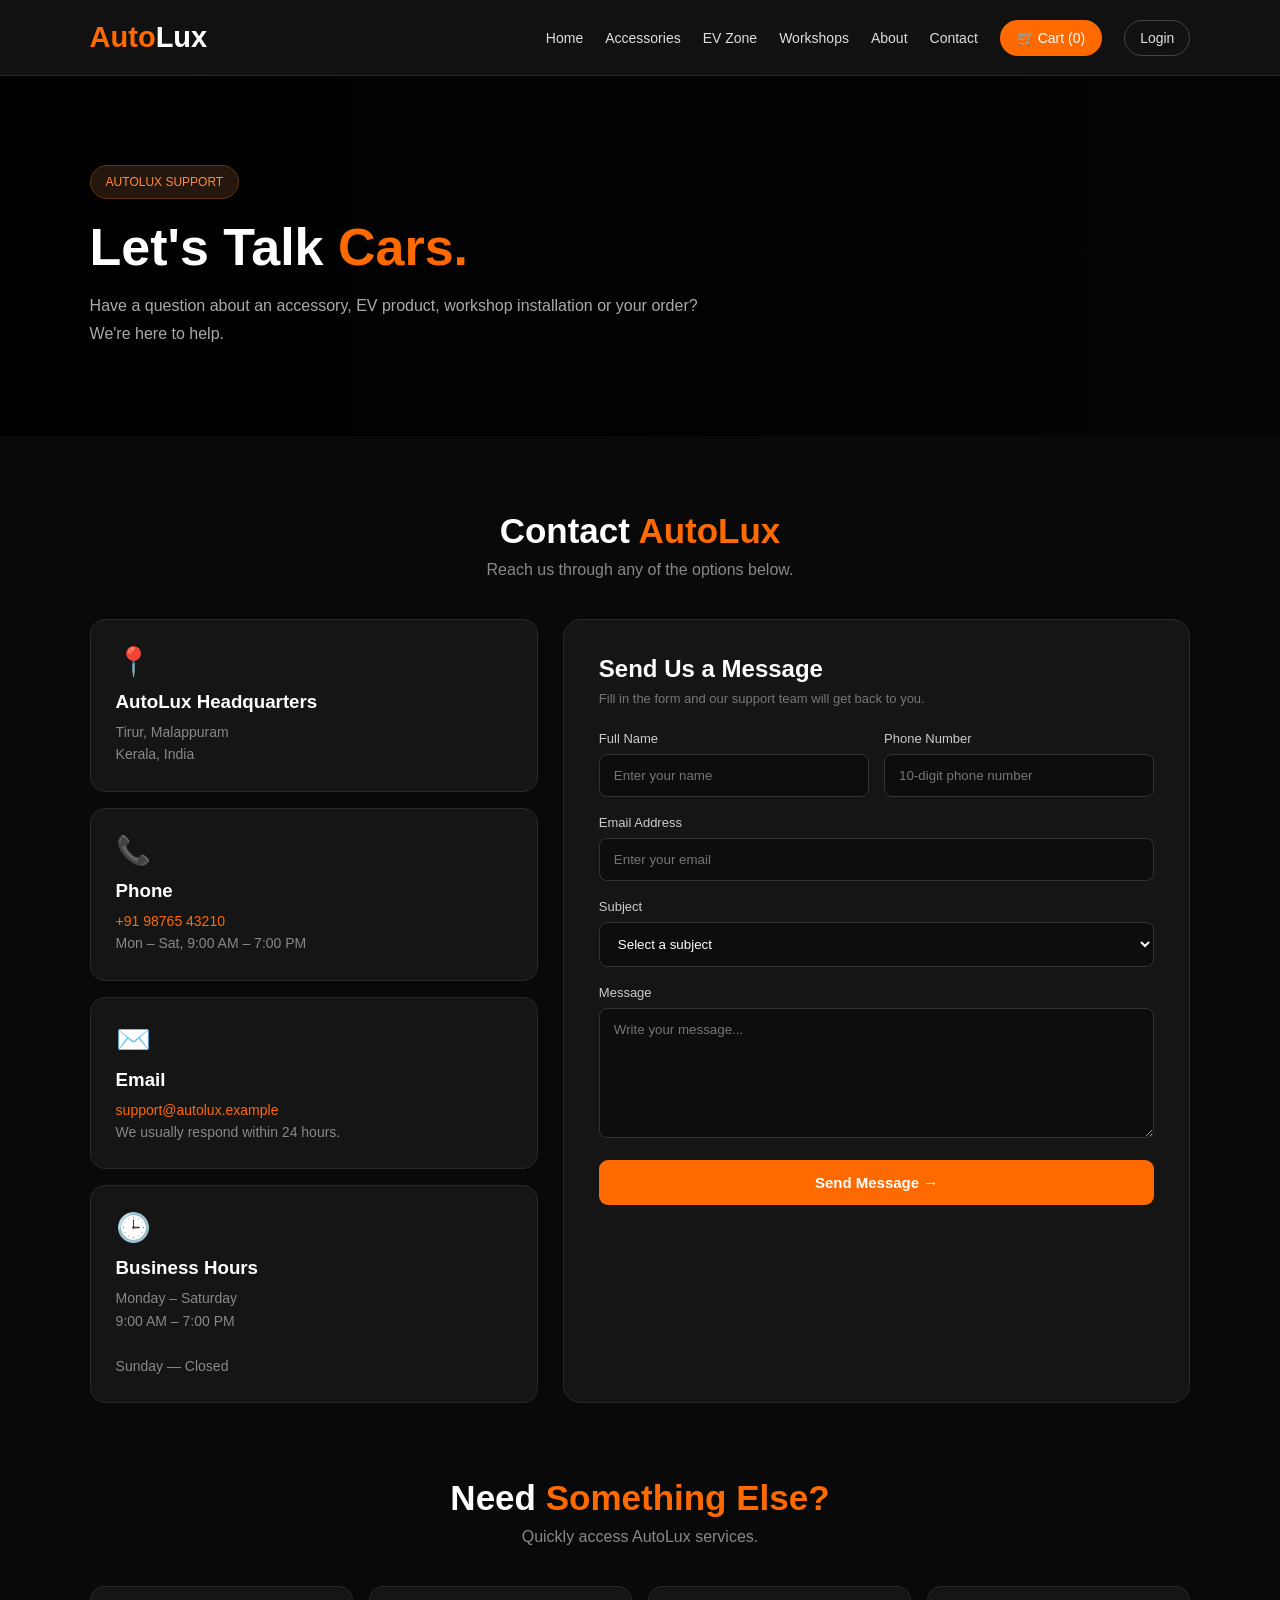
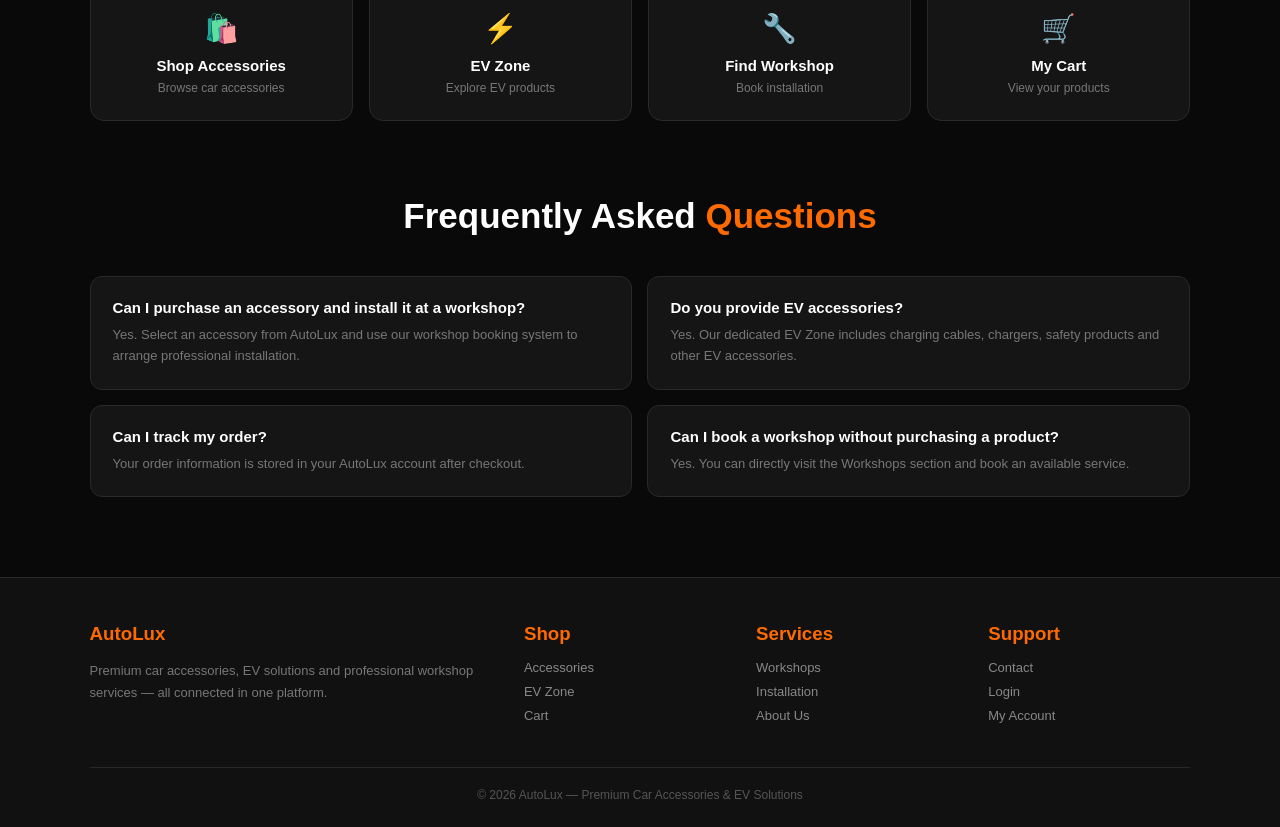
<file: contact.html>
<!DOCTYPE html>
<html lang="en">
<head>

<meta charset="UTF-8">
<meta name="viewport" content="width=device-width, initial-scale=1.0">

<title>AutoLux | Contact Us</title>

<style>

*{
    margin:0;
    padding:0;
    box-sizing:border-box;
    font-family:Arial,Helvetica,sans-serif;
}

body{
    background:#090909;
    color:#fff;
}

/* ================= NAVBAR ================= */

.navbar{
    height:76px;
    padding:0 7%;
    background:#111;
    border-bottom:1px solid #292929;

    display:flex;
    align-items:center;
    justify-content:space-between;

    position:sticky;
    top:0;
    z-index:1000;
}

.logo{
    color:#ff6a00;
    text-decoration:none;
    font-size:29px;
    font-weight:bold;
}

.logo span{
    color:#fff;
}

.nav-links{
    display:flex;
    align-items:center;
    gap:22px;
}

.nav-links a{
    color:#ddd;
    text-decoration:none;
    font-size:14px;
    transition:.3s;
}

.nav-links a:hover{
    color:#ff6a00;
}

.cart-btn{
    background:#ff6a00;
    color:#fff !important;
    padding:10px 17px;
    border-radius:25px;
}

.account-btn{
    border:1px solid #444;
    padding:9px 15px;
    border-radius:25px;
}


/* ================= HERO ================= */

.hero{
    min-height:360px;

    display:flex;
    align-items:center;

    padding:70px 7%;

    background:
    linear-gradient(
        90deg,
        rgba(0,0,0,.93),
        rgba(0,0,0,.58)
    ),
    url("https://images.unsplash.com/photo-1486006920555-c77dcf18193c?auto=format&fit=crop&w=1800&q=85")
    center/cover;
}

.hero-content{
    max-width:650px;
}

.badge{
    display:inline-block;
    color:#ff8b42;
    background:#26170e;
    border:1px solid #63350f;
    padding:9px 15px;
    border-radius:25px;
    font-size:12px;
    margin-bottom:18px;
}

.hero h1{
    font-size:52px;
    margin-bottom:15px;
}

.hero h1 span{
    color:#ff6a00;
}

.hero p{
    color:#aaa;
    line-height:1.7;
}


/* ================= SECTION ================= */

.section{
    width:86%;
    max-width:1200px;
    margin:75px auto;
}

.heading{
    text-align:center;
    margin-bottom:40px;
}

.heading h2{
    font-size:35px;
    margin-bottom:10px;
}

.heading h2 span{
    color:#ff6a00;
}

.heading p{
    color:#888;
}


/* ================= CONTACT GRID ================= */

.contact-grid{
    display:grid;
    grid-template-columns:1fr 1.4fr;
    gap:25px;
}


/* ================= INFO ================= */

.contact-info{
    display:flex;
    flex-direction:column;
    gap:16px;
}

.info-card{
    background:#151515;
    border:1px solid #292929;
    border-radius:15px;
    padding:25px;

    transition:.3s;
}

.info-card:hover{
    border-color:#ff6a00;
    transform:translateY(-3px);
}

.info-icon{
    font-size:28px;
    margin-bottom:13px;
}

.info-card h3{
    margin-bottom:8px;
}

.info-card p{
    color:#888;
    font-size:14px;
    line-height:1.6;
}

.info-card a{
    color:#ff6a00;
    text-decoration:none;
}


/* ================= FORM ================= */

.form-card{
    background:#151515;
    border:1px solid #292929;
    border-radius:18px;
    padding:35px;
}

.form-card h2{
    margin-bottom:8px;
}

.form-card .sub{
    color:#777;
    font-size:13px;
    margin-bottom:25px;
}

.form-row{
    display:grid;
    grid-template-columns:1fr 1fr;
    gap:15px;
}

.field{
    margin-bottom:18px;
}

.field label{
    display:block;
    font-size:13px;
    color:#ccc;
    margin-bottom:8px;
}

.field input,
.field textarea,
.field select{
    width:100%;
    padding:13px 14px;

    background:#0d0d0d;
    color:#fff;

    border:1px solid #333;
    border-radius:8px;

    outline:none;
}

.field input:focus,
.field textarea:focus,
.field select:focus{
    border-color:#ff6a00;
}

.field textarea{
    min-height:130px;
    resize:vertical;
}

.submit-btn{
    width:100%;
    border:none;
    padding:14px;

    background:#ff6a00;
    color:#fff;

    border-radius:9px;

    font-weight:bold;
    font-size:15px;

    cursor:pointer;
    transition:.3s;
}

.submit-btn:hover{
    background:#ff7b1c;
}


/* ================= SUCCESS ================= */

.success{
    display:none;

    margin-top:18px;
    padding:15px;

    border-radius:9px;

    background:#102016;
    border:1px solid #245b35;

    color:#8fe5a8;

    text-align:center;
    font-size:13px;
}


/* ================= QUICK LINKS ================= */

.quick-links{
    display:grid;
    grid-template-columns:repeat(4,1fr);
    gap:16px;
}

.quick{
    text-decoration:none;
    color:#fff;

    background:#151515;
    border:1px solid #292929;

    border-radius:14px;

    padding:25px 15px;

    text-align:center;

    transition:.3s;
}

.quick:hover{
    border-color:#ff6a00;
    transform:translateY(-5px);
}

.quick-icon{
    font-size:28px;
    margin-bottom:12px;
}

.quick h3{
    font-size:15px;
}

.quick p{
    color:#777;
    font-size:12px;
    margin-top:7px;
}


/* ================= FAQ ================= */

.faq{
    display:grid;
    grid-template-columns:1fr 1fr;
    gap:15px;
}

.faq-item{
    background:#151515;
    border:1px solid #292929;
    border-radius:12px;
    padding:22px;
}

.faq-item h3{
    color:#fff;
    font-size:15px;
    margin-bottom:9px;
}

.faq-item p{
    color:#777;
    font-size:13px;
    line-height:1.6;
}


/* ================= FOOTER ================= */

footer{
    margin-top:80px;
    padding:45px 7% 25px;
    background:#111;
    border-top:1px solid #292929;
}

.footer-grid{
    max-width:1200px;
    margin:auto;

    display:grid;
    grid-template-columns:2fr 1fr 1fr 1fr;
    gap:30px;
}

.footer-column h3{
    color:#ff6a00;
    margin-bottom:15px;
}

.footer-column p{
    color:#777;
    font-size:13px;
    line-height:1.7;
}

.footer-column a{
    display:block;
    color:#888;
    text-decoration:none;
    font-size:13px;
    margin:9px 0;
}

.footer-column a:hover{
    color:#ff6a00;
}

.copyright{
    text-align:center;
    color:#555;
    font-size:12px;

    border-top:1px solid #292929;

    margin-top:35px;
    padding-top:20px;
}


/* ================= MOBILE ================= */

@media(max-width:900px){

    .nav-links{
        display:none;
    }

    .contact-grid{
        grid-template-columns:1fr;
    }

    .quick-links{
        grid-template-columns:1fr 1fr;
    }

    .faq{
        grid-template-columns:1fr;
    }

    .footer-grid{
        grid-template-columns:1fr 1fr;
    }

}

@media(max-width:550px){

    .hero{
        padding:50px 6%;
    }

    .hero h1{
        font-size:40px;
    }

    .section{
        width:92%;
    }

    .form-row{
        grid-template-columns:1fr;
    }

    .quick-links{
        grid-template-columns:1fr;
    }

    .footer-grid{
        grid-template-columns:1fr;
    }

}

</style>

</head>


<body>


<!-- ================= NAVBAR ================= -->

<nav class="navbar">

    <a href="index.html" class="logo">
        Auto<span>Lux</span>
    </a>

    <div class="nav-links">

        <a href="index.html">
            Home
        </a>

        <a href="accessories.html">
            Accessories
        </a>

        <a href="ev-zone.html">
            EV Zone
        </a>

        <a href="workshops.html">
            Workshops
        </a>

        <a href="about.html">
            About
        </a>

        <a href="contact.html">
            Contact
        </a>

        <a href="cart.html" class="cart-btn">
            🛒 Cart
            (<span id="cartCount">0</span>)
        </a>

        <a href="login.html"
           class="account-btn"
           id="accountLink">

            Login

        </a>

    </div>

</nav>


<!-- ================= HERO ================= -->

<section class="hero">

    <div class="hero-content">

        <div class="badge">
            AUTOLUX SUPPORT
        </div>

        <h1>
            Let's Talk <span>Cars.</span>
        </h1>

        <p>

            Have a question about an accessory,
            EV product, workshop installation or
            your order? We're here to help.

        </p>

    </div>

</section>


<!-- ================= CONTACT ================= -->

<section class="section">

    <div class="heading">

        <h2>
            Contact <span>AutoLux</span>
        </h2>

        <p>
            Reach us through any of the options below.
        </p>

    </div>


    <div class="contact-grid">


        <!-- INFORMATION -->

        <div class="contact-info">


            <div class="info-card">

                <div class="info-icon">
                    📍
                </div>

                <h3>
                    AutoLux Headquarters
                </h3>

                <p>
                    Tirur, Malappuram<br>
                    Kerala, India
                </p>

            </div>


            <div class="info-card">

                <div class="info-icon">
                    📞
                </div>

                <h3>
                    Phone
                </h3>

                <p>

                    <a href="tel:+919876543210">
                        +91 98765 43210
                    </a>

                    <br>
                    Mon – Sat, 9:00 AM – 7:00 PM

                </p>

            </div>


            <div class="info-card">

                <div class="info-icon">
                    ✉️
                </div>

                <h3>
                    Email
                </h3>

                <p>

                    <a href="mailto:support@autolux.example">
                        support@autolux.example
                    </a>

                    <br>
                    We usually respond within 24 hours.

                </p>

            </div>


            <div class="info-card">

                <div class="info-icon">
                    🕒
                </div>

                <h3>
                    Business Hours
                </h3>

                <p>

                    Monday – Saturday<br>
                    9:00 AM – 7:00 PM

                    <br><br>

                    Sunday — Closed

                </p>

            </div>


        </div>


        <!-- FORM -->

        <div class="form-card">

            <h2>
                Send Us a Message
            </h2>

            <p class="sub">
                Fill in the form and our support team will get back to you.
            </p>


            <form id="contactForm">


                <div class="form-row">

                    <div class="field">

                        <label>
                            Full Name
                        </label>

                        <input
                            type="text"
                            id="name"
                            placeholder="Enter your name"
                            required>

                    </div>


                    <div class="field">

                        <label>
                            Phone Number
                        </label>

                        <input
                            type="tel"
                            id="phone"
                            placeholder="10-digit phone number"
                            maxlength="10"
                            required>

                    </div>

                </div>


                <div class="field">

                    <label>
                        Email Address
                    </label>

                    <input
                        type="email"
                        id="email"
                        placeholder="Enter your email"
                        required>

                </div>


                <div class="field">

                    <label>
                        Subject
                    </label>

                    <select id="subject" required>

                        <option value="">
                            Select a subject
                        </option>

                        <option>
                            Product Enquiry
                        </option>

                        <option>
                            Order Support
                        </option>

                        <option>
                            Workshop Installation
                        </option>

                        <option>
                            EV Products
                        </option>

                        <option>
                            Other
                        </option>

                    </select>

                </div>


                <div class="field">

                    <label>
                        Message
                    </label>

                    <textarea
                        id="message"
                        placeholder="Write your message..."
                        required></textarea>

                </div>


                <button
                    type="submit"
                    class="submit-btn">

                    Send Message →

                </button>


                <div
                    class="success"
                    id="successMessage">

                    ✓ Message submitted successfully!
                    Our AutoLux team will contact you soon.

                </div>


            </form>

        </div>

    </div>

</section>


<!-- ================= QUICK LINKS ================= -->

<section class="section">

    <div class="heading">

        <h2>
            Need <span>Something Else?</span>
        </h2>

        <p>
            Quickly access AutoLux services.
        </p>

    </div>


    <div class="quick-links">


        <a href="accessories.html" class="quick">

            <div class="quick-icon">
                🛍️
            </div>

            <h3>
                Shop Accessories
            </h3>

            <p>
                Browse car accessories
            </p>

        </a>


        <a href="ev-zone.html" class="quick">

            <div class="quick-icon">
                ⚡
            </div>

            <h3>
                EV Zone
            </h3>

            <p>
                Explore EV products
            </p>

        </a>


        <a href="workshops.html" class="quick">

            <div class="quick-icon">
                🔧
            </div>

            <h3>
                Find Workshop
            </h3>

            <p>
                Book installation
            </p>

        </a>


        <a href="cart.html" class="quick">

            <div class="quick-icon">
                🛒
            </div>

            <h3>
                My Cart
            </h3>

            <p>
                View your products
            </p>

        </a>


    </div>

</section>


<!-- ================= FAQ ================= -->

<section class="section">

    <div class="heading">

        <h2>
            Frequently Asked <span>Questions</span>
        </h2>

    </div>


    <div class="faq">


        <div class="faq-item">

            <h3>
                Can I purchase an accessory and install it at a workshop?
            </h3>

            <p>
                Yes. Select an accessory from AutoLux and
                use our workshop booking system to arrange
                professional installation.
            </p>

        </div>


        <div class="faq-item">

            <h3>
                Do you provide EV accessories?
            </h3>

            <p>
                Yes. Our dedicated EV Zone includes charging
                cables, chargers, safety products and other
                EV accessories.
            </p>

        </div>


        <div class="faq-item">

            <h3>
                Can I track my order?
            </h3>

            <p>
                Your order information is stored in your
                AutoLux account after checkout.
            </p>

        </div>


        <div class="faq-item">

            <h3>
                Can I book a workshop without purchasing a product?
            </h3>

            <p>
                Yes. You can directly visit the Workshops
                section and book an available service.
            </p>

        </div>


    </div>

</section>


<!-- ================= FOOTER ================= -->

<footer>

    <div class="footer-grid">


        <div class="footer-column">

            <h3>
                AutoLux
            </h3>

            <p>

                Premium car accessories,
                EV solutions and professional
                workshop services — all connected
                in one platform.

            </p>

        </div>


        <div class="footer-column">

            <h3>
                Shop
            </h3>

            <a href="accessories.html">
                Accessories
            </a>

            <a href="ev-zone.html">
                EV Zone
            </a>

            <a href="cart.html">
                Cart
            </a>

        </div>


        <div class="footer-column">

            <h3>
                Services
            </h3>

            <a href="workshops.html">
                Workshops
            </a>

            <a href="booking.html">
                Installation
            </a>

            <a href="about.html">
                About Us
            </a>

        </div>


        <div class="footer-column">

            <h3>
                Support
            </h3>

            <a href="contact.html">
                Contact
            </a>

            <a href="login.html">
                Login
            </a>

            <a href="account.html">
                My Account
            </a>

        </div>


    </div>


    <div class="copyright">

        © 2026 AutoLux — Premium Car Accessories & EV Solutions

    </div>

</footer>


<script>

/* =========================
   CART COUNT
========================= */

function updateCartCount(){

    const cart =
        JSON.parse(
            localStorage.getItem("autoluxCart")
        ) || [];

    const count =
        cart.reduce(
            (sum,item) =>
            sum + Number(item.quantity || 1),
            0
        );

    document.getElementById("cartCount")
        .textContent = count;

}


/* =========================
   ACCOUNT LINK
========================= */

function checkAccount(){

    const user =
        JSON.parse(
            localStorage.getItem("autoluxUser")
        );

    const loggedIn =
        localStorage.getItem(
            "autoluxLoggedIn"
        );

    const accountLink =
        document.getElementById(
            "accountLink"
        );


    if(
        user &&
        loggedIn === "true"
    ){

        accountLink.href =
            "account.html";

        accountLink.textContent =
            "👤 My Account";

    }else{

        accountLink.href =
            "login.html";

        accountLink.textContent =
            "Login";

    }

}


/* =========================
   CONTACT FORM
========================= */

document
.getElementById("contactForm")
.addEventListener("submit", function(event){

    event.preventDefault();


    const name =
        document.getElementById("name").value.trim();

    const phone =
        document.getElementById("phone").value.trim();

    const email =
        document.getElementById("email").value.trim();

    const subject =
        document.getElementById("subject").value;

    const message =
        document.getElementById("message").value.trim();


    /* Phone validation */

    if(!/^[0-9]{10}$/.test(phone)){

        alert(
            "Please enter a valid 10-digit phone number."
        );

        return;

    }


    /* Save message */

    const contactMessage = {

        id:
            "ALX-" +
            Math.floor(
                100000 +
                Math.random() * 900000
            ),

        name:name,

        phone:phone,

        email:email,

        subject:subject,

        message:message,

        date:
            new Date().toLocaleString()

    };


    const messages =
        JSON.parse(
            localStorage.getItem(
                "autoluxMessages"
            )
        ) || [];


    messages.push(contactMessage);


    localStorage.setItem(
        "autoluxMessages",
        JSON.stringify(messages)
    );


    /* Show success */

    document
    .getElementById("successMessage")
    .style.display = "block";


    document
    .getElementById("contactForm")
    .reset();


});


/* =========================
   START
========================= */

updateCartCount();

checkAccount();

</script>

</body>
</html>
</file>
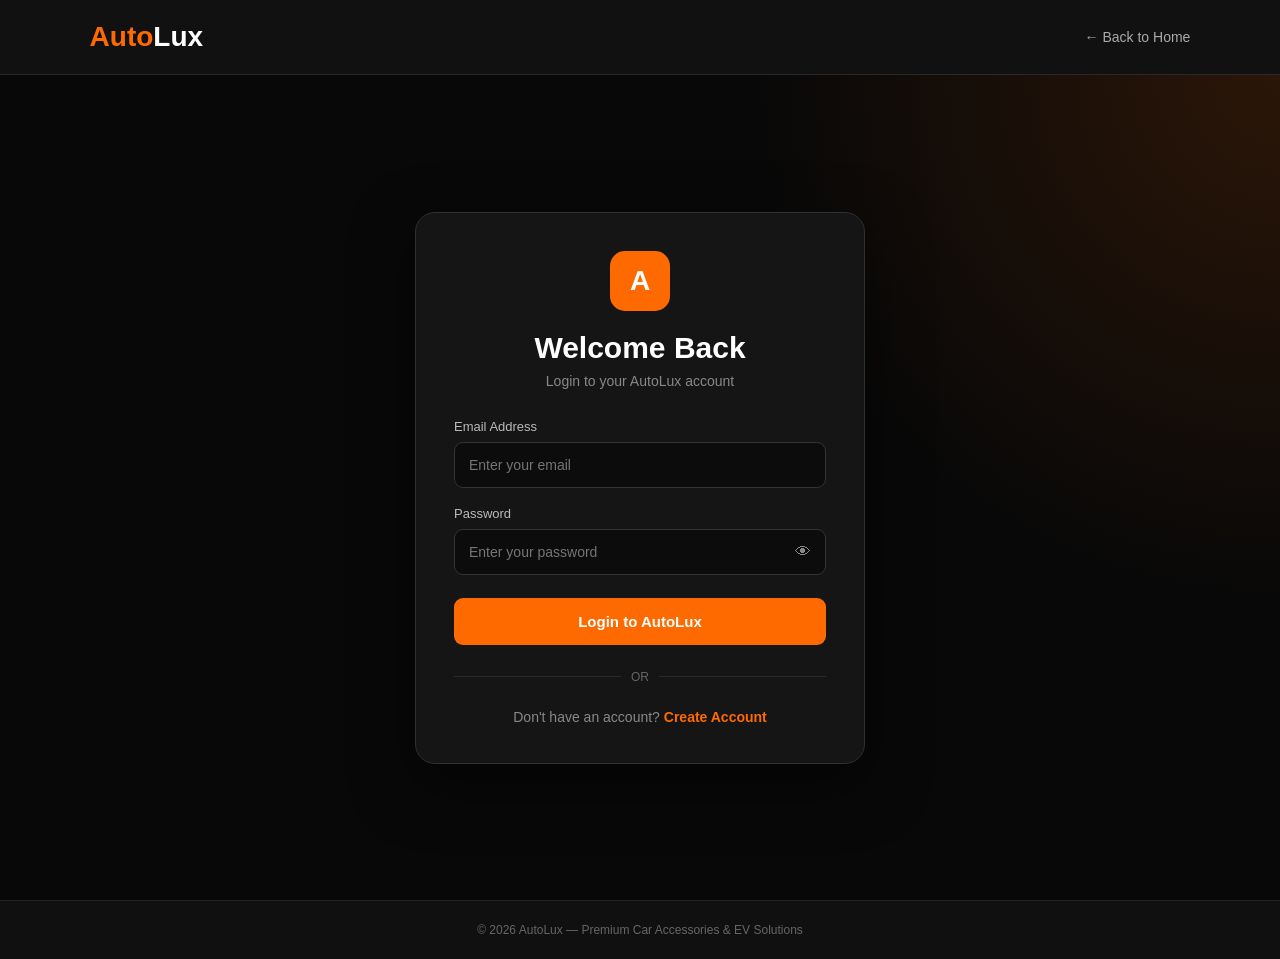
<file: login.html>
<!DOCTYPE html>
<html lang="en">
<head>
<meta charset="UTF-8">
<meta name="viewport" content="width=device-width, initial-scale=1.0">
<title>AutoLux | Login</title>

<style>

*{
    margin:0;
    padding:0;
    box-sizing:border-box;
    font-family:Arial,Helvetica,sans-serif;
}

body{
    min-height:100vh;
    background:#080808;
    color:#fff;
}

/* NAVBAR */

.navbar{
    height:75px;
    background:#111;
    border-bottom:1px solid #292929;
    display:flex;
    align-items:center;
    justify-content:space-between;
    padding:0 7%;
}

.logo{
    text-decoration:none;
    color:#ff6a00;
    font-size:28px;
    font-weight:bold;
}

.logo span{
    color:#fff;
}

.home-link{
    text-decoration:none;
    color:#aaa;
    font-size:14px;
}

.home-link:hover{
    color:#ff6a00;
}


/* MAIN */

.login-section{
    min-height:calc(100vh - 75px);
    display:flex;
    justify-content:center;
    align-items:center;
    padding:45px 20px;
    background:
    radial-gradient(
        circle at top right,
        #2b1608,
        transparent 35%
    );
}


/* LOGIN CARD */

.login-card{
    width:100%;
    max-width:450px;
    background:#151515;
    border:1px solid #303030;
    border-radius:20px;
    padding:38px;
    box-shadow:0 20px 60px rgba(0,0,0,.5);
}

.logo-small{
    width:60px;
    height:60px;
    border-radius:15px;
    background:#ff6a00;
    display:flex;
    align-items:center;
    justify-content:center;
    font-size:28px;
    font-weight:bold;
    margin:0 auto 20px;
}

.login-card h1{
    text-align:center;
    font-size:30px;
    margin-bottom:8px;
}

.subtitle{
    text-align:center;
    color:#888;
    font-size:14px;
    margin-bottom:30px;
}


/* FORM */

.form-group{
    margin-bottom:18px;
}

.form-group label{
    display:block;
    color:#bbb;
    font-size:13px;
    margin-bottom:8px;
}

input{
    width:100%;
    padding:14px;
    background:#0c0c0c;
    border:1px solid #333;
    border-radius:9px;
    color:#fff;
    outline:none;
    font-size:14px;
}

input:focus{
    border-color:#ff6a00;
}

.password-box{
    position:relative;
}

.password-box input{
    padding-right:50px;
}

.eye{
    position:absolute;
    right:15px;
    top:50%;
    transform:translateY(-50%);
    cursor:pointer;
    color:#888;
}

.eye:hover{
    color:#ff6a00;
}


/* BUTTON */

.login-btn{
    width:100%;
    padding:15px;
    border:none;
    border-radius:9px;
    background:#ff6a00;
    color:white;
    font-weight:bold;
    font-size:15px;
    cursor:pointer;
    margin-top:5px;
}

.login-btn:hover{
    background:#ff7a1a;
}


/* ERROR */

.error{
    display:none;
    background:#321414;
    border:1px solid #672525;
    color:#ff7777;
    padding:12px;
    border-radius:8px;
    margin-bottom:18px;
    font-size:13px;
}


/* DIVIDER */

.divider{
    display:flex;
    align-items:center;
    gap:10px;
    color:#666;
    font-size:12px;
    margin:25px 0;
}

.divider::before,
.divider::after{
    content:"";
    height:1px;
    background:#292929;
    flex:1;
}


/* SIGN UP */

.signup-text{
    text-align:center;
    color:#888;
    font-size:14px;
}

.signup-text a{
    color:#ff6a00;
    text-decoration:none;
    font-weight:bold;
}


/* VERIFICATION */

.verification{
    display:none;
}

.verification h2{
    text-align:center;
    margin-bottom:10px;
}

.verification p{
    text-align:center;
    color:#999;
    line-height:1.5;
    font-size:13px;
    margin-bottom:25px;
}

.otp-input{
    text-align:center;
    font-size:24px;
    letter-spacing:8px;
    font-weight:bold;
}

.verify-btn{
    width:100%;
    margin-top:15px;
    padding:14px;
    border:none;
    border-radius:9px;
    background:#ff6a00;
    color:#fff;
    font-weight:bold;
    cursor:pointer;
}

.back-login{
    display:block;
    text-align:center;
    margin-top:18px;
    color:#888;
    text-decoration:none;
    font-size:13px;
}

.back-login:hover{
    color:#ff6a00;
}

.demo-otp{
    display:none;
    text-align:center;
    margin-top:15px;
    padding:12px;
    background:#0d1d12;
    border:1px solid #245b35;
    color:#76d98f;
    border-radius:8px;
    font-size:12px;
}


/* FOOTER */

footer{
    text-align:center;
    padding:22px;
    color:#666;
    font-size:12px;
    border-top:1px solid #222;
    background:#101010;
}


/* RESPONSIVE */

@media(max-width:500px){

    .login-card{
        padding:28px 22px;
    }

    .login-card h1{
        font-size:25px;
    }

}

</style>
</head>

<body>


<!-- NAVBAR -->

<nav class="navbar">

    <a href="index.html" class="logo">
        Auto<span>Lux</span>
    </a>

    <a href="index.html" class="home-link">
        ← Back to Home
    </a>

</nav>


<!-- LOGIN -->

<section class="login-section">

    <div class="login-card">


        <!-- NORMAL LOGIN -->

        <div id="loginBox">

            <div class="logo-small">
                A
            </div>

            <h1>
                Welcome Back
            </h1>

            <p class="subtitle">
                Login to your AutoLux account
            </p>


            <div
                class="error"
                id="errorMessage">
            </div>


            <div class="form-group">

                <label>
                    Email Address
                </label>

                <input
                    type="email"
                    id="email"
                    placeholder="Enter your email"
                    autocomplete="email">

            </div>


            <div class="form-group">

                <label>
                    Password
                </label>

                <div class="password-box">

                    <input
                        type="password"
                        id="password"
                        placeholder="Enter your password"
                        autocomplete="current-password">

                    <span
                        class="eye"
                        onclick="togglePassword()">

                        👁

                    </span>

                </div>

            </div>


            <button
                class="login-btn"
                onclick="login()">

                Login to AutoLux

            </button>


            <div class="divider">
                OR
            </div>


            <p class="signup-text">

                Don't have an account?

                <a href="signup.html">
                    Create Account
                </a>

            </p>

        </div>


        <!-- VERIFICATION -->

        <div
            class="verification"
            id="verificationBox">

            <div class="logo-small">
                ✓
            </div>

            <h2>
                Verify Your Account
            </h2>

            <p>

                The password is incorrect.

                For this project demo, verify your
                account using the 6-digit verification code.

            </p>


            <input
                type="text"
                id="otp"
                class="otp-input"
                maxlength="6"
                placeholder="000000"
                inputmode="numeric">


            <button
                class="verify-btn"
                onclick="verifyOTP()">

                Verify & Continue

            </button>


            <div
                class="demo-otp"
                id="demoOTP">

            </div>


            <a
                href="#"
                class="back-login"
                onclick="backToLogin();return false;">

                ← Back to Login

            </a>

        </div>

    </div>

</section>


<footer>

    © 2026 AutoLux — Premium Car Accessories & EV Solutions

</footer>


<script>

/* =========================
   PASSWORD VISIBILITY
========================= */

function togglePassword(){

    const password =
        document.getElementById("password");

    if(password.type === "password"){

        password.type = "text";

    }else{

        password.type = "password";

    }

}


/* =========================
   LOGIN
========================= */

function login(){

    const email =
        document.getElementById("email")
        .value
        .trim()
        .toLowerCase();

    const password =
        document.getElementById("password")
        .value;

    const error =
        document.getElementById("errorMessage");


    error.style.display = "none";


    /* EMPTY CHECK */

    if(!email || !password){

        error.textContent =
            "Please enter your email and password.";

        error.style.display = "block";

        return;

    }


    /* GET REGISTERED USER */

    const user =
        JSON.parse(
            localStorage.getItem("autoluxUser")
        );


    /* NO ACCOUNT */

    if(!user){

        error.innerHTML =
            `No AutoLux account found.
             <br>
             <a href="signup.html"
                style="color:#ff6a00;">
                Create an account
             </a>`;

        error.style.display = "block";

        return;

    }


    /* EMAIL CHECK */

    if(email !== user.email.toLowerCase()){

        error.textContent =
            "This email is not registered with AutoLux.";

        error.style.display = "block";

        return;

    }


    /* PASSWORD CHECK */

    if(password !== user.password){

        startVerification();

        return;

    }


    /* CORRECT LOGIN */

    localStorage.setItem(
        "autoluxLoggedIn",
        "true"
    );


    /* SAVE LAST LOGIN */

    localStorage.setItem(
        "autoluxLastLogin",
        new Date().toLocaleString()
    );


    /* GO HOME */

    window.location.href =
        "index.html?login=success";

}


/* =========================
   VERIFICATION
========================= */

let generatedOTP = "";


function startVerification(){

    document.getElementById("loginBox")
        .style.display = "none";

    document.getElementById("verificationBox")
        .style.display = "block";


    /* DEMO OTP */

    generatedOTP =
        Math.floor(
            100000 +
            Math.random() * 900000
        ).toString();


    localStorage.setItem(
        "autoluxVerificationOTP",
        generatedOTP
    );


    document.getElementById("demoOTP")
        .style.display = "block";

    document.getElementById("demoOTP")
        .textContent =
        "Demo Verification Code: " +
        generatedOTP;

}


/* =========================
   VERIFY OTP
========================= */

function verifyOTP(){

    const entered =
        document.getElementById("otp")
        .value
        .trim();


    const savedOTP =
        localStorage.getItem(
            "autoluxVerificationOTP"
        );


    if(!entered){

        alert(
            "Please enter the verification code."
        );

        return;

    }


    if(entered !== savedOTP){

        alert(
            "Incorrect verification code. Please try again."
        );

        return;

    }


    /* VERIFIED */

    localStorage.setItem(
        "autoluxLoggedIn",
        "true"
    );


    localStorage.removeItem(
        "autoluxVerificationOTP"
    );


    alert(
        "Account verified successfully!"
    );


    window.location.href =
        "index.html?login=verified";

}


/* =========================
   BACK
========================= */

function backToLogin(){

    document.getElementById("verificationBox")
        .style.display = "none";

    document.getElementById("loginBox")
        .style.display = "block";

    document.getElementById("otp")
        .value = "";

}


/* =========================
   ENTER KEY
========================= */

document
    .getElementById("password")
    .addEventListener(
        "keydown",
        function(event){

            if(event.key === "Enter"){
                login();
            }

        }
    );


document
    .getElementById("otp")
    .addEventListener(
        "keydown",
        function(event){

            if(event.key === "Enter"){
                verifyOTP();
            }

        }
    );

</script>

</body>
</html>
</file>
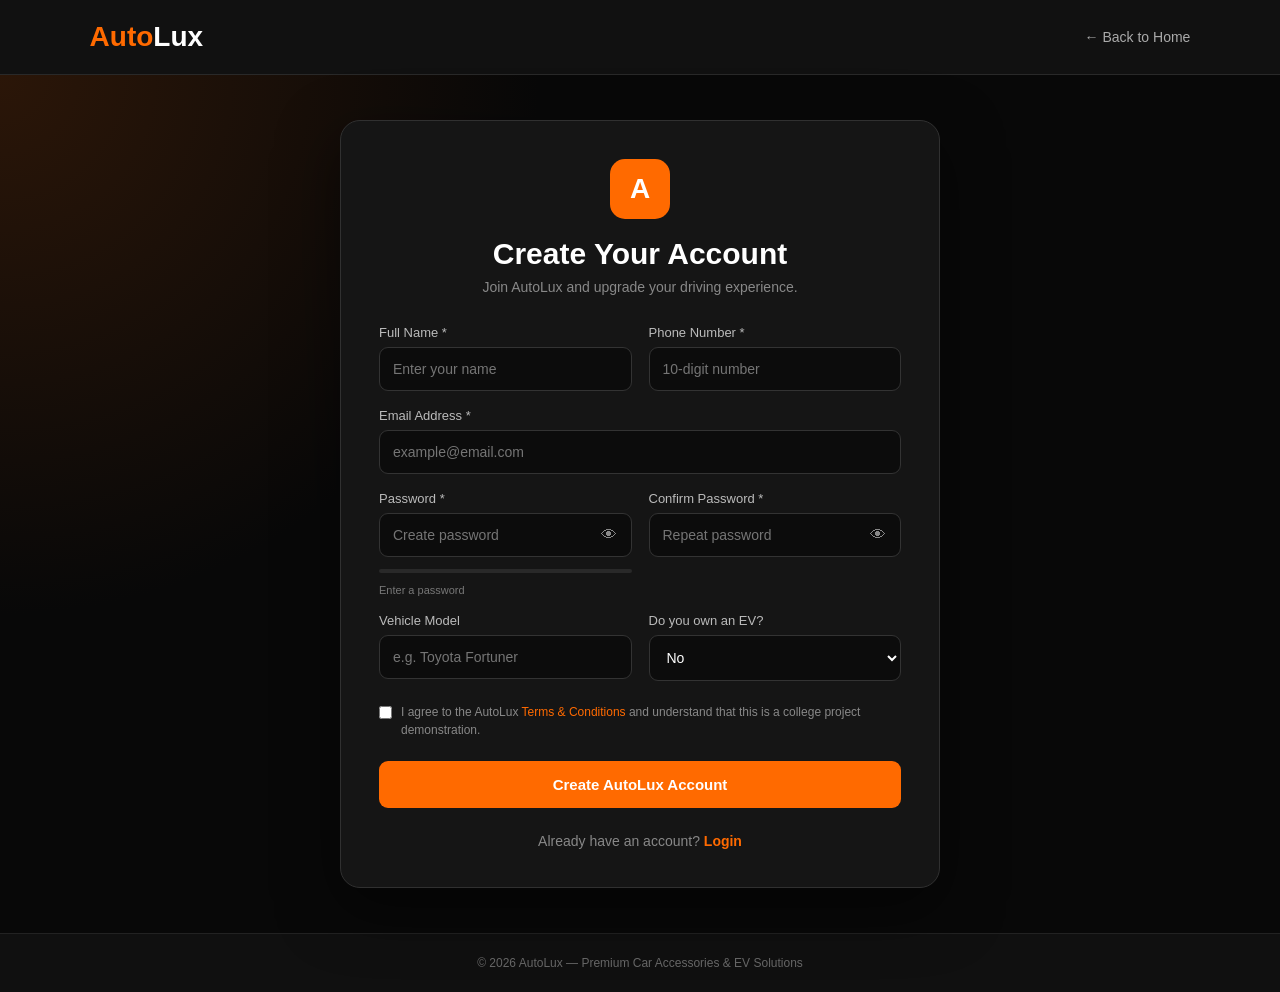
<file: signup.html>
<!DOCTYPE html>
<html lang="en">
<head>
<meta charset="UTF-8">
<meta name="viewport" content="width=device-width, initial-scale=1.0">

<title>AutoLux | Create Account</title>

<style>

*{
    margin:0;
    padding:0;
    box-sizing:border-box;
    font-family:Arial,Helvetica,sans-serif;
}

body{
    min-height:100vh;
    background:#080808;
    color:#fff;
}

/* NAVBAR */

.navbar{
    height:75px;
    background:#111;
    border-bottom:1px solid #292929;
    display:flex;
    align-items:center;
    justify-content:space-between;
    padding:0 7%;
}

.logo{
    color:#ff6a00;
    font-size:28px;
    font-weight:bold;
    text-decoration:none;
}

.logo span{
    color:#fff;
}

.home-link{
    color:#aaa;
    text-decoration:none;
    font-size:14px;
}

.home-link:hover{
    color:#ff6a00;
}


/* MAIN */

.signup-section{
    min-height:calc(100vh - 75px);
    display:flex;
    justify-content:center;
    align-items:center;
    padding:45px 20px;
    background:
    radial-gradient(
        circle at top left,
        #2b1608,
        transparent 35%
    );
}


/* CARD */

.signup-card{
    width:100%;
    max-width:600px;
    background:#151515;
    border:1px solid #303030;
    border-radius:20px;
    padding:38px;
    box-shadow:0 20px 60px rgba(0,0,0,.5);
}

.logo-small{
    width:60px;
    height:60px;
    background:#ff6a00;
    border-radius:15px;
    display:flex;
    align-items:center;
    justify-content:center;
    margin:0 auto 18px;
    font-size:28px;
    font-weight:bold;
}

.signup-card h1{
    text-align:center;
    font-size:30px;
    margin-bottom:8px;
}

.subtitle{
    text-align:center;
    color:#888;
    font-size:14px;
    margin-bottom:30px;
}


/* FORM */

.form-grid{
    display:grid;
    grid-template-columns:1fr 1fr;
    gap:17px;
}

.form-group{
    display:flex;
    flex-direction:column;
    gap:7px;
}

.form-group.full{
    grid-column:1/-1;
}

label{
    color:#bbb;
    font-size:13px;
}

input,
select{
    width:100%;
    padding:13px;
    background:#0c0c0c;
    border:1px solid #333;
    border-radius:9px;
    color:#fff;
    outline:none;
    font-size:14px;
}

input:focus,
select:focus{
    border-color:#ff6a00;
}


/* PASSWORD */

.password-box{
    position:relative;
}

.password-box input{
    padding-right:50px;
}

.eye{
    position:absolute;
    right:15px;
    top:50%;
    transform:translateY(-50%);
    cursor:pointer;
    color:#888;
}

.eye:hover{
    color:#ff6a00;
}


/* PASSWORD STRENGTH */

.strength{
    height:4px;
    background:#292929;
    border-radius:5px;
    margin-top:5px;
    overflow:hidden;
}

.strength-bar{
    height:100%;
    width:0%;
    transition:.3s;
}

.strength-text{
    color:#777;
    font-size:11px;
    margin-top:4px;
}


/* TERMS */

.terms{
    display:flex;
    gap:9px;
    align-items:flex-start;
    margin:22px 0;
    color:#888;
    font-size:12px;
    line-height:1.5;
}

.terms input{
    width:auto;
    margin-top:3px;
    accent-color:#ff6a00;
}

.terms a{
    color:#ff6a00;
    text-decoration:none;
}


/* ERROR */

.error{
    display:none;
    background:#321414;
    border:1px solid #672525;
    color:#ff7777;
    padding:12px;
    border-radius:8px;
    margin-bottom:18px;
    font-size:13px;
}


/* SUCCESS */

.success{
    display:none;
    text-align:center;
    padding:20px 0;
}

.success-icon{
    width:70px;
    height:70px;
    border-radius:50%;
    background:#ff6a00;
    display:flex;
    align-items:center;
    justify-content:center;
    font-size:32px;
    margin:0 auto 18px;
}

.success h2{
    margin-bottom:10px;
}

.success p{
    color:#999;
    line-height:1.6;
}


/* BUTTON */

.signup-btn{
    width:100%;
    padding:15px;
    border:none;
    border-radius:9px;
    background:#ff6a00;
    color:#fff;
    font-weight:bold;
    font-size:15px;
    cursor:pointer;
}

.signup-btn:hover{
    background:#ff7a1a;
}


/* LOGIN */

.login-text{
    text-align:center;
    color:#888;
    font-size:14px;
    margin-top:25px;
}

.login-text a{
    color:#ff6a00;
    text-decoration:none;
    font-weight:bold;
}


/* FOOTER */

footer{
    text-align:center;
    padding:22px;
    color:#666;
    font-size:12px;
    border-top:1px solid #222;
    background:#101010;
}


/* RESPONSIVE */

@media(max-width:600px){

    .signup-card{
        padding:28px 22px;
    }

    .form-grid{
        grid-template-columns:1fr;
    }

    .form-group.full{
        grid-column:auto;
    }

    .signup-card h1{
        font-size:25px;
    }

}

</style>
</head>

<body>


<!-- NAVBAR -->

<nav class="navbar">

    <a href="index.html" class="logo">
        Auto<span>Lux</span>
    </a>

    <a href="index.html" class="home-link">
        ← Back to Home
    </a>

</nav>


<!-- SIGN UP -->

<section class="signup-section">

    <div class="signup-card">


        <!-- FORM -->

        <div id="signupForm">

            <div class="logo-small">
                A
            </div>

            <h1>
                Create Your Account
            </h1>

            <p class="subtitle">
                Join AutoLux and upgrade your driving experience.
            </p>


            <div
                class="error"
                id="errorMessage">
            </div>


            <div class="form-grid">


                <!-- NAME -->

                <div class="form-group">

                    <label>
                        Full Name *
                    </label>

                    <input
                        type="text"
                        id="name"
                        placeholder="Enter your name">

                </div>


                <!-- PHONE -->

                <div class="form-group">

                    <label>
                        Phone Number *
                    </label>

                    <input
                        type="tel"
                        id="phone"
                        maxlength="10"
                        placeholder="10-digit number">

                </div>


                <!-- EMAIL -->

                <div class="form-group full">

                    <label>
                        Email Address *
                    </label>

                    <input
                        type="email"
                        id="email"
                        placeholder="example@email.com">

                </div>


                <!-- PASSWORD -->

                <div class="form-group">

                    <label>
                        Password *
                    </label>

                    <div class="password-box">

                        <input
                            type="password"
                            id="password"
                            placeholder="Create password"
                            oninput="checkStrength()">

                        <span
                            class="eye"
                            onclick="togglePassword('password')">

                            👁

                        </span>

                    </div>

                    <div class="strength">

                        <div
                            class="strength-bar"
                            id="strengthBar">
                        </div>

                    </div>

                    <div
                        class="strength-text"
                        id="strengthText">

                        Enter a password

                    </div>

                </div>


                <!-- CONFIRM PASSWORD -->

                <div class="form-group">

                    <label>
                        Confirm Password *
                    </label>

                    <div class="password-box">

                        <input
                            type="password"
                            id="confirmPassword"
                            placeholder="Repeat password">

                        <span
                            class="eye"
                            onclick="togglePassword('confirmPassword')">

                            👁

                        </span>

                    </div>

                </div>


                <!-- VEHICLE -->

                <div class="form-group">

                    <label>
                        Vehicle Model
                    </label>

                    <input
                        type="text"
                        id="vehicle"
                        placeholder="e.g. Toyota Fortuner">

                </div>


                <!-- EV -->

                <div class="form-group">

                    <label>
                        Do you own an EV?
                    </label>

                    <select id="ev">

                        <option value="No">
                            No
                        </option>

                        <option value="Yes">
                            Yes
                        </option>

                    </select>

                </div>


            </div>


            <!-- TERMS -->

            <div class="terms">

                <input
                    type="checkbox"
                    id="terms">

                <span>

                    I agree to the AutoLux
                    <a href="#">
                        Terms & Conditions
                    </a>
                    and understand that this is a
                    college project demonstration.

                </span>

            </div>


            <button
                class="signup-btn"
                onclick="createAccount()">

                Create AutoLux Account

            </button>


            <p class="login-text">

                Already have an account?

                <a href="login.html">
                    Login
                </a>

            </p>

        </div>


        <!-- SUCCESS -->

        <div
            class="success"
            id="successBox">

            <div class="success-icon">
                ✓
            </div>

            <h2>
                Account Created!
            </h2>

            <p>
                Your AutoLux account has been successfully created.
                Redirecting you to the login page...
            </p>

        </div>

    </div>

</section>


<footer>

    © 2026 AutoLux — Premium Car Accessories & EV Solutions

</footer>


<script>

/* =========================
   PASSWORD TOGGLE
========================= */

function togglePassword(id){

    const input =
        document.getElementById(id);

    if(input.type === "password"){

        input.type = "text";

    }else{

        input.type = "password";

    }

}


/* =========================
   PASSWORD STRENGTH
========================= */

function checkStrength(){

    const password =
        document.getElementById("password")
        .value;

    const bar =
        document.getElementById("strengthBar");

    const text =
        document.getElementById("strengthText");


    let strength = 0;


    if(password.length >= 6){
        strength++;
    }

    if(/[A-Z]/.test(password)){
        strength++;
    }

    if(/[0-9]/.test(password)){
        strength++;
    }

    if(/[^A-Za-z0-9]/.test(password)){
        strength++;
    }


    if(password.length === 0){

        bar.style.width = "0%";
        text.textContent =
            "Enter a password";

    }

    else if(strength <= 1){

        bar.style.width = "25%";
        text.textContent =
            "Weak password";

    }

    else if(strength === 2){

        bar.style.width = "50%";
        text.textContent =
            "Medium password";

    }

    else if(strength === 3){

        bar.style.width = "75%";
        text.textContent =
            "Strong password";

    }

    else{

        bar.style.width = "100%";
        text.textContent =
            "Very strong password";

    }

}


/* =========================
   CREATE ACCOUNT
========================= */

function createAccount(){

    const name =
        document.getElementById("name")
        .value.trim();

    const phone =
        document.getElementById("phone")
        .value.trim();

    const email =
        document.getElementById("email")
        .value.trim()
        .toLowerCase();

    const password =
        document.getElementById("password")
        .value;

    const confirmPassword =
        document.getElementById("confirmPassword")
        .value;

    const vehicle =
        document.getElementById("vehicle")
        .value.trim();

    const ev =
        document.getElementById("ev")
        .value;

    const terms =
        document.getElementById("terms")
        .checked;

    const error =
        document.getElementById("errorMessage");


    error.style.display = "none";


    /* REQUIRED */

    if(
        !name ||
        !phone ||
        !email ||
        !password ||
        !confirmPassword
    ){

        showError(
            "Please fill in all required fields."
        );

        return;

    }


    /* PHONE */

    if(!/^[0-9]{10}$/.test(phone)){

        showError(
            "Please enter a valid 10-digit phone number."
        );

        return;

    }


    /* EMAIL */

    if(
        !/^[^\s@]+@[^\s@]+\.[^\s@]+$/.test(email)
    ){

        showError(
            "Please enter a valid email address."
        );

        return;

    }


    /* PASSWORD */

    if(password.length < 6){

        showError(
            "Password must contain at least 6 characters."
        );

        return;

    }


    /* CONFIRM */

    if(password !== confirmPassword){

        showError(
            "Passwords do not match."
        );

        return;

    }


    /* TERMS */

    if(!terms){

        showError(
            "Please accept the Terms & Conditions."
        );

        return;

    }


    /* SAVE USER */

    const user = {

        name: name,

        email: email,

        password: password,

        phone: phone,

        vehicle:
            vehicle || "Not specified",

        ev: ev,

        createdAt:
            new Date().toLocaleString()

    };


    localStorage.setItem(
        "autoluxUser",
        JSON.stringify(user)
    );


    /* LOGIN STATE RESET */

    localStorage.removeItem(
        "autoluxLoggedIn"
    );


    /* SUCCESS */

    document.getElementById("signupForm")
        .style.display = "none";

    document.getElementById("successBox")
        .style.display = "block";


    /* REDIRECT */

    setTimeout(function(){

        window.location.href =
            "login.html";

    },1800);

}


/* =========================
   ERROR
========================= */

function showError(message){

    const error =
        document.getElementById("errorMessage");

    error.textContent =
        message;

    error.style.display =
        "block";

}


/* =========================
   ENTER KEY
========================= */

document
    .getElementById("confirmPassword")
    .addEventListener(
        "keydown",
        function(event){

            if(event.key === "Enter"){
                createAccount();
            }

        }
    );

</script>

</body>
</html>
</file>
